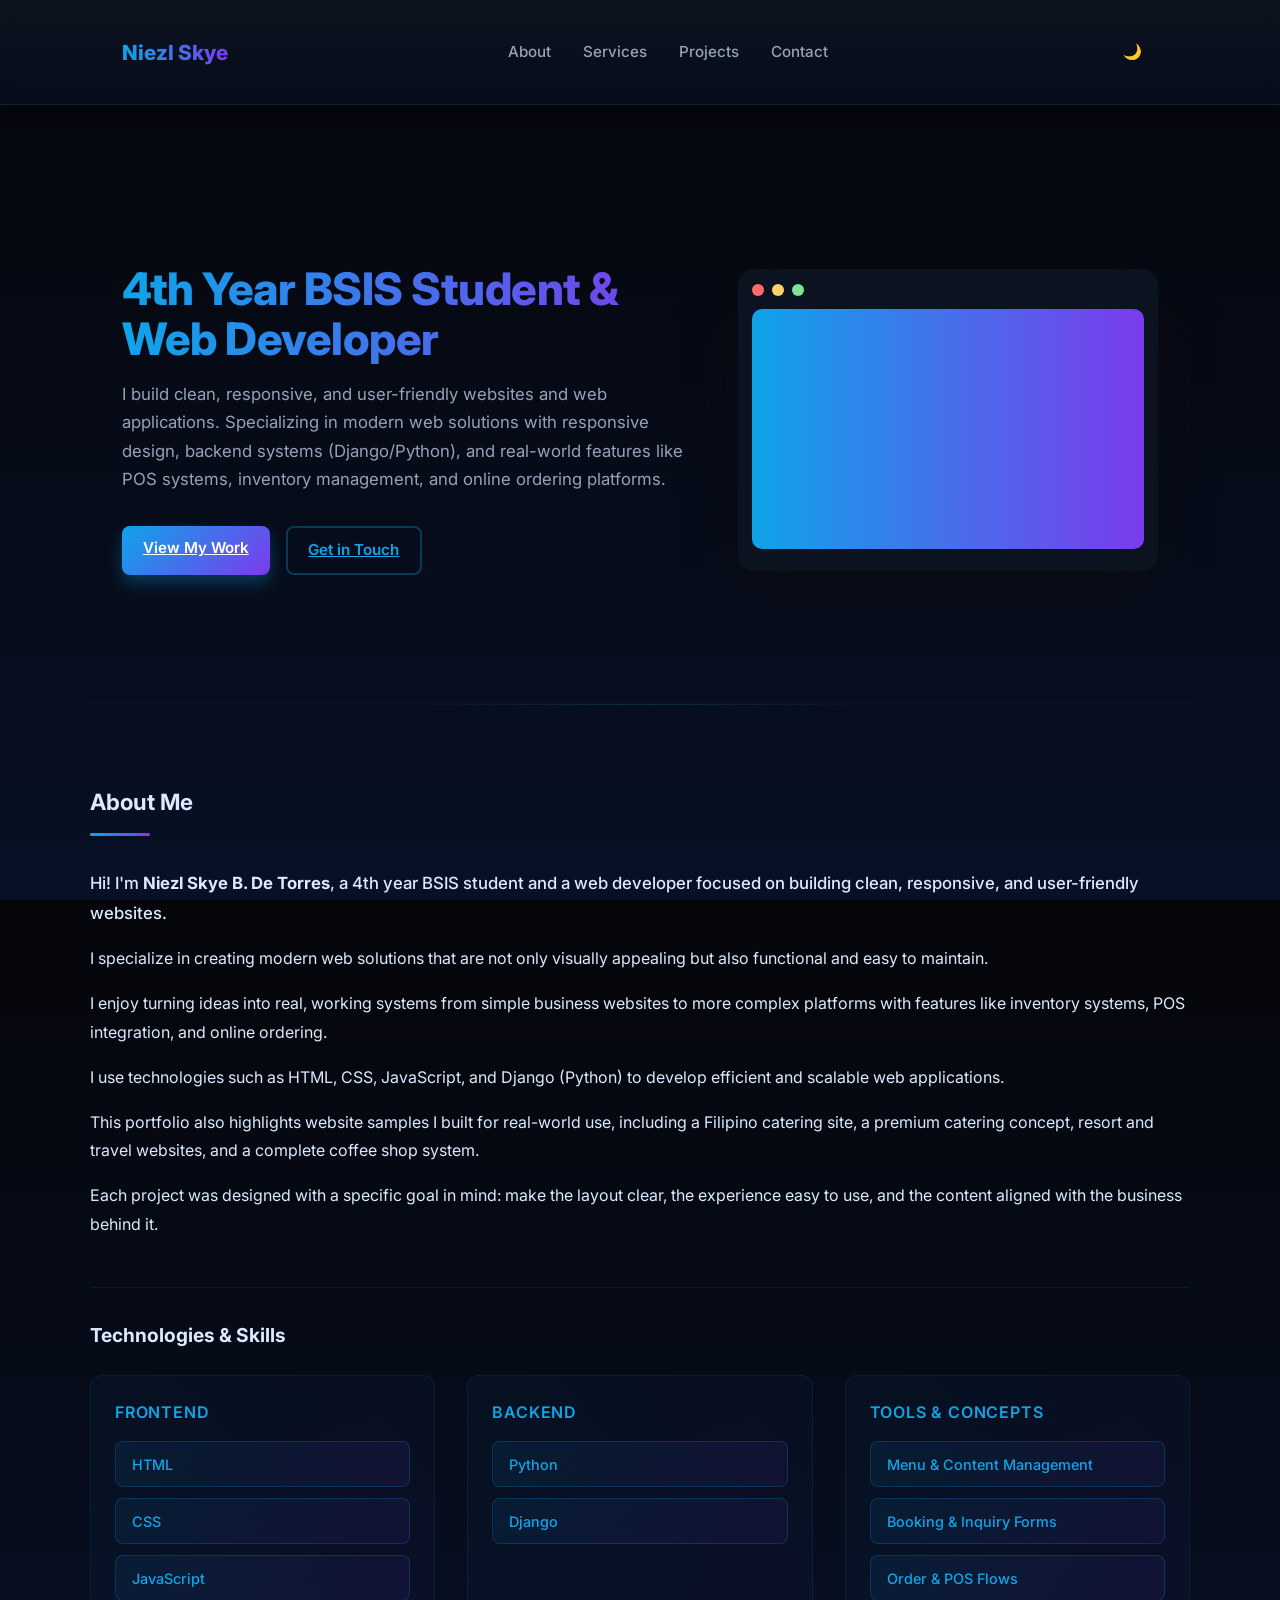
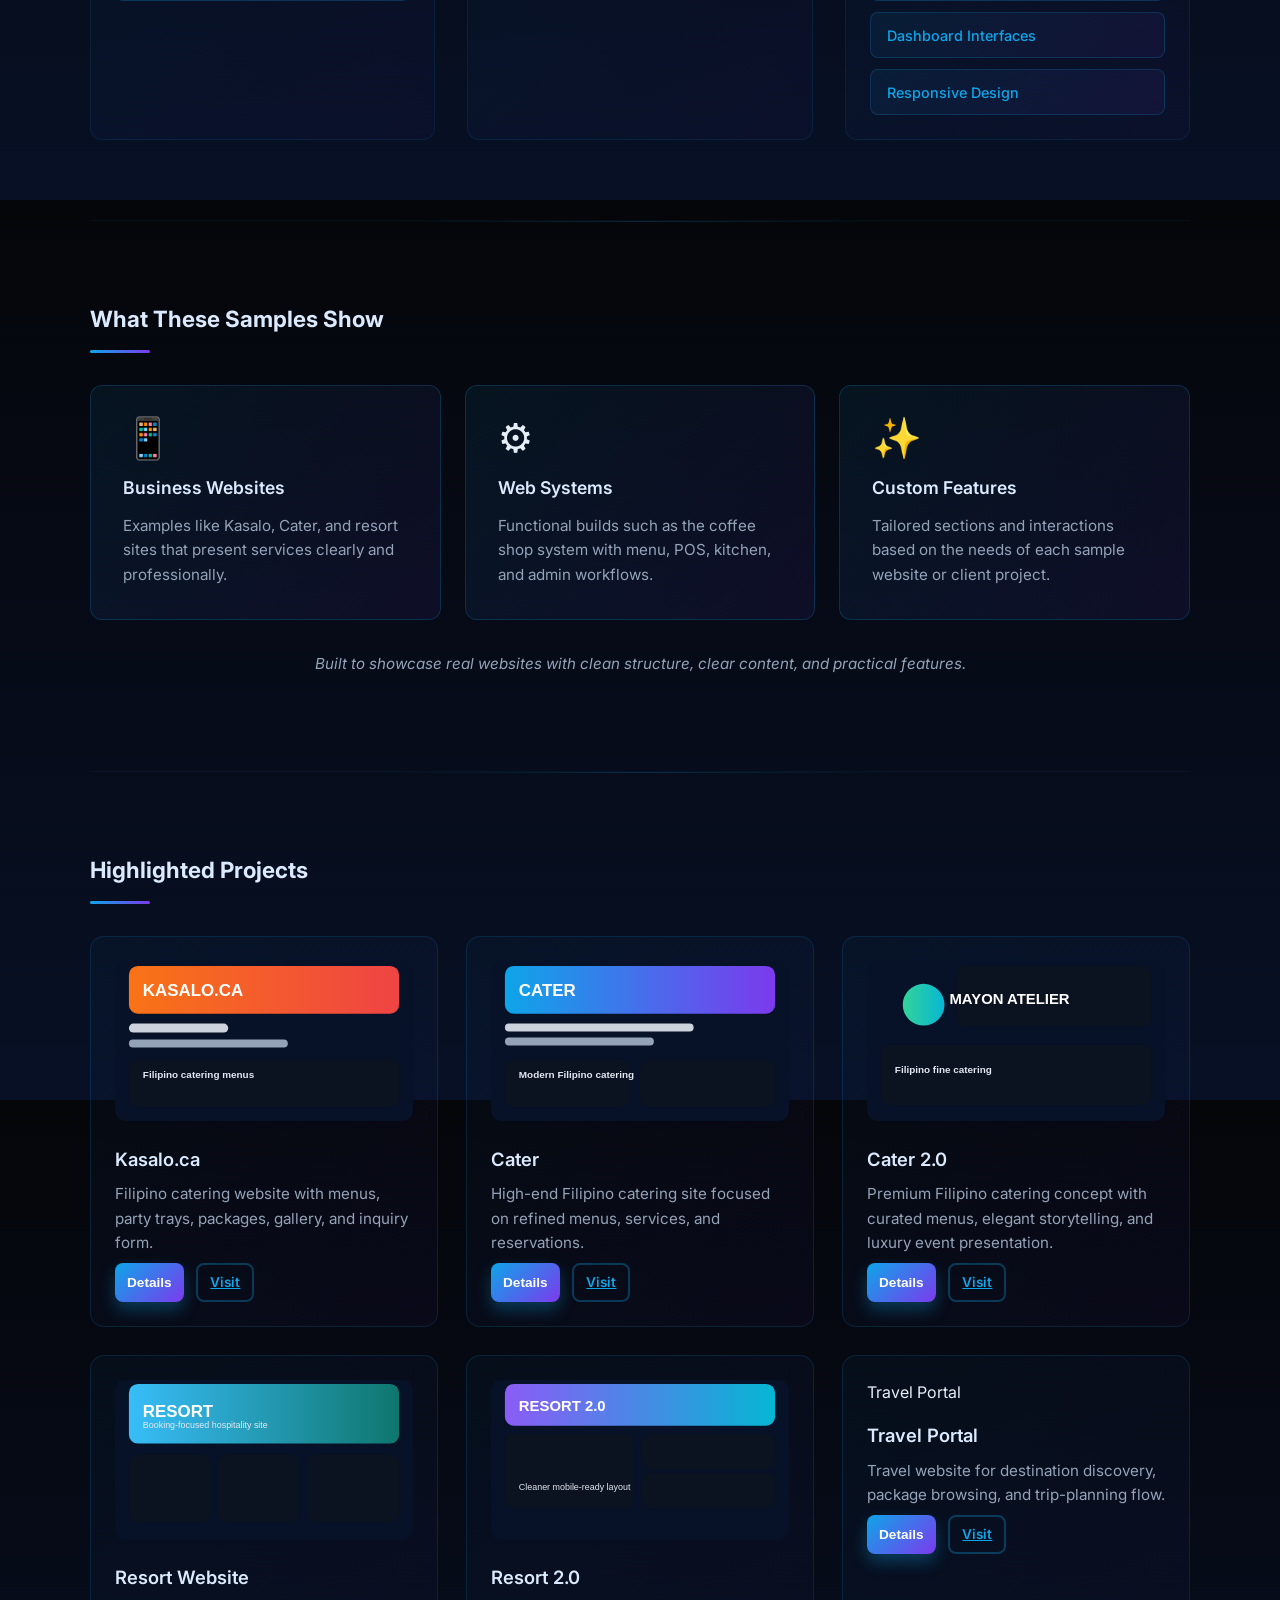
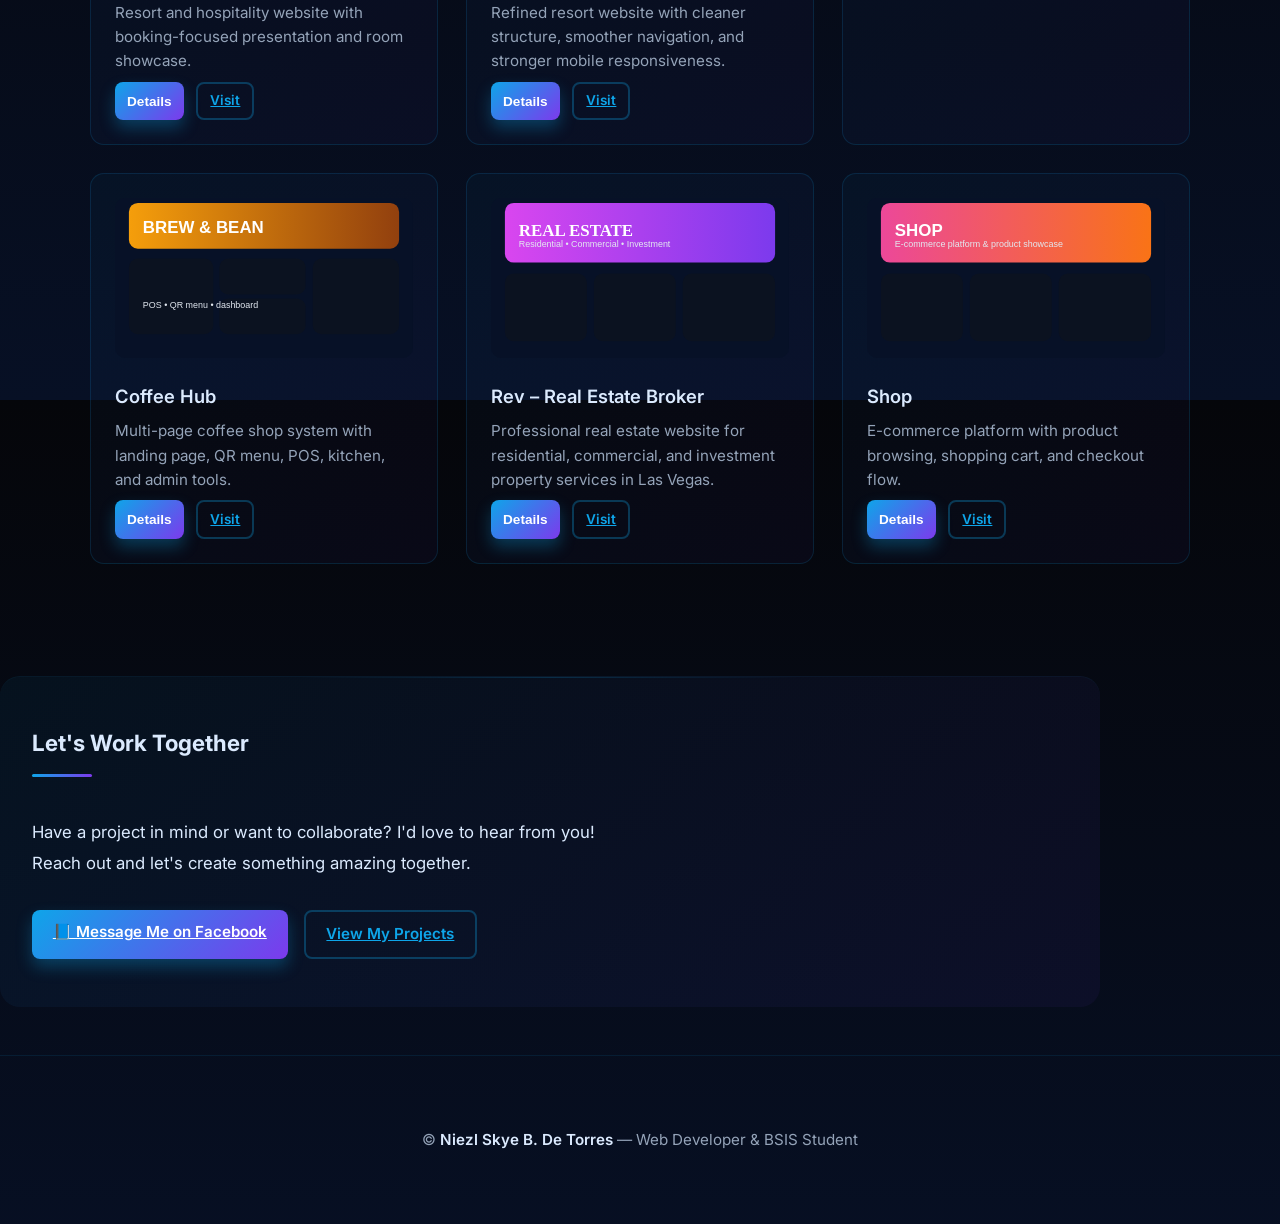
<file: index.html>
<!doctype html>
<html lang="en">
<head>
  <meta charset="utf-8" />
  <meta name="viewport" content="width=device-width,initial-scale=1" />
  <meta name="description" content="Niezl Skye B. De Torres - Web Developer & BSIS Student. I build clean, responsive websites and web applications specializing in modern web solutions, Django/Python backend, and custom web systems." />
  <title>Niezl Skye B. De Torres — Web Developer Portfolio</title>
  <link href="https://fonts.googleapis.com/css2?family=Inter:wght@300;400;500;600;700;800&display=swap" rel="stylesheet">
  <link rel="stylesheet" href="assets/css/styles.css">
</head>
<body>
  <header class="nav">
    <div class="container nav-inner">
      <a class="brand" href="#">Niezl Skye</a>
      <nav class="nav-links">
        <a href="#about">About</a>
        <a href="#services">Services</a>
        <a href="#projects">Projects</a>
        <a href="#contact">Contact</a>
      </nav>
      <button id="themeToggle" class="btn btn-ghost">🌙</button>
    </div>
  </header>

  <main>
    <section class="hero">
      <div class="container hero-grid">
        <div class="hero-copy">
          <h1 class="headline">4th Year BSIS Student & Web Developer</h1>
          <p class="sub">I build clean, responsive, and user-friendly websites and web applications. Specializing in modern web solutions with responsive design, backend systems (Django/Python), and real-world features like POS systems, inventory management, and online ordering platforms.</p>
          <div class="hero-cta">
            <a class="btn btn-primary" href="#projects">View My Work</a>
            <a class="btn btn-outline" href="#contact">Get in Touch</a>
          </div>
        </div>
        <div class="hero-card" aria-hidden="true">
          <div class="mock-browser">
            <div class="mock-top">
              <span class="dot red"></span>
              <span class="dot yellow"></span>
              <span class="dot green"></span>
            </div>
            <div class="mock-body">
              <svg viewBox="0 0 800 480" preserveAspectRatio="xMidYMid slice">
                <defs>
                  <linearGradient id="g" x1="0" x2="1">
                    <stop offset="0" stop-color="#0ea5e9"/>
                    <stop offset="1" stop-color="#7c3aed"/>
                  </linearGradient>
                </defs>
                <rect width="100%" height="100%" fill="url(#g)" rx="12"/>
              </svg>
            </div>
          </div>
        </div>
      </div>
    </section>

    <section id="about" class="section container reveal">
      <h2 class="section-title">About Me</h2>
      <div class="about-content">
        <p class="lead">Hi! I'm <strong>Niezl Skye B. De Torres</strong>, a 4th year BSIS student and a web developer focused on building clean, responsive, and user-friendly websites.</p>
        <p>I specialize in creating modern web solutions that are not only visually appealing but also functional and easy to maintain.</p>
        <p>I enjoy turning ideas into real, working systems from simple business websites to more complex platforms with features like inventory systems, POS integration, and online ordering.</p>
        <p>I use technologies such as HTML, CSS, JavaScript, and Django (Python) to develop efficient and scalable web applications.</p>
        <p>This portfolio also highlights website samples I built for real-world use, including a Filipino catering site, a premium catering concept, resort and travel websites, and a complete coffee shop system.</p>
        <p>Each project was designed with a specific goal in mind: make the layout clear, the experience easy to use, and the content aligned with the business behind it.</p>
        
        <div class="skills-section">
          <h3>Technologies & Skills</h3>
          <div class="skills-grid">
            <div class="skill-category">
              <h4>Frontend</h4>
              <ul class="skills">
                <li>HTML</li>
                <li>CSS</li>
                <li>JavaScript</li>
              </ul>
            </div>
            <div class="skill-category">
              <h4>Backend</h4>
              <ul class="skills">
                <li>Python</li>
                <li>Django</li>
              </ul>
            </div>
            <div class="skill-category">
              <h4>Tools & Concepts</h4>
              <ul class="skills">
                <li>Menu & Content Management</li>
                <li>Booking & Inquiry Forms</li>
                <li>Order & POS Flows</li>
                <li>Dashboard Interfaces</li>
                <li>Responsive Design</li>
              </ul>
            </div>
          </div>
        </div>
      </div>
    </section>

    <section id="services" class="section container reveal">
      <h2 class="section-title">What These Samples Show</h2>
      <div class="services-grid">
        <div class="service-card">
          <div class="service-icon">📱</div>
          <h3>Business Websites</h3>
          <p>Examples like Kasalo, Cater, and resort sites that present services clearly and professionally.</p>
        </div>
        <div class="service-card">
          <div class="service-icon">⚙️</div>
          <h3>Web Systems</h3>
          <p>Functional builds such as the coffee shop system with menu, POS, kitchen, and admin workflows.</p>
        </div>
        <div class="service-card">
          <div class="service-icon">✨</div>
          <h3>Custom Features</h3>
          <p>Tailored sections and interactions based on the needs of each sample website or client project.</p>
        </div>
      </div>
      <p class="services-note">Built to showcase real websites with clean structure, clear content, and practical features.</p>
    </section>

    <section id="projects" class="section projects container reveal">
      <h2 class="section-title">Highlighted Projects</h2>
      <div id="projectsGrid" class="projects-grid">
        <!-- Projects will be loaded dynamically from projects.js -->
      </div>
    </section>

    <section id="contact" class="section container reveal">
      <h2 class="section-title">Let's Work Together</h2>
      <p>Have a project in mind or want to collaborate? I'd love to hear from you! Reach out and let's create something amazing together.</p>
      <div class="contact-cta">
        <a href="https://www.facebook.com/zei.744188" class="btn btn-primary" target="_blank" rel="noopener noreferrer">
          <span>📘 Message Me on Facebook</span>
        </a>
        <a href="#projects" class="btn btn-outline">View My Projects</a>
      </div>
    </section>
  </main>

  <footer class="site-footer">
    <div class="container">© <strong>Niezl Skye B. De Torres</strong> — Web Developer & BSIS Student</div>
  </footer>

  <!-- Project modals -->
  <div id="modal" class="modal" aria-hidden="true">
    <div class="modal-inner">
      <button id="modalClose" class="modal-close">✕</button>
      <div id="modalContent" class="modal-content"></div>
    </div>
  </div>

  <script src="assets/js/projects.js"></script>
  <script src="assets/js/main.js" defer></script>
</body>
</html>
</file>
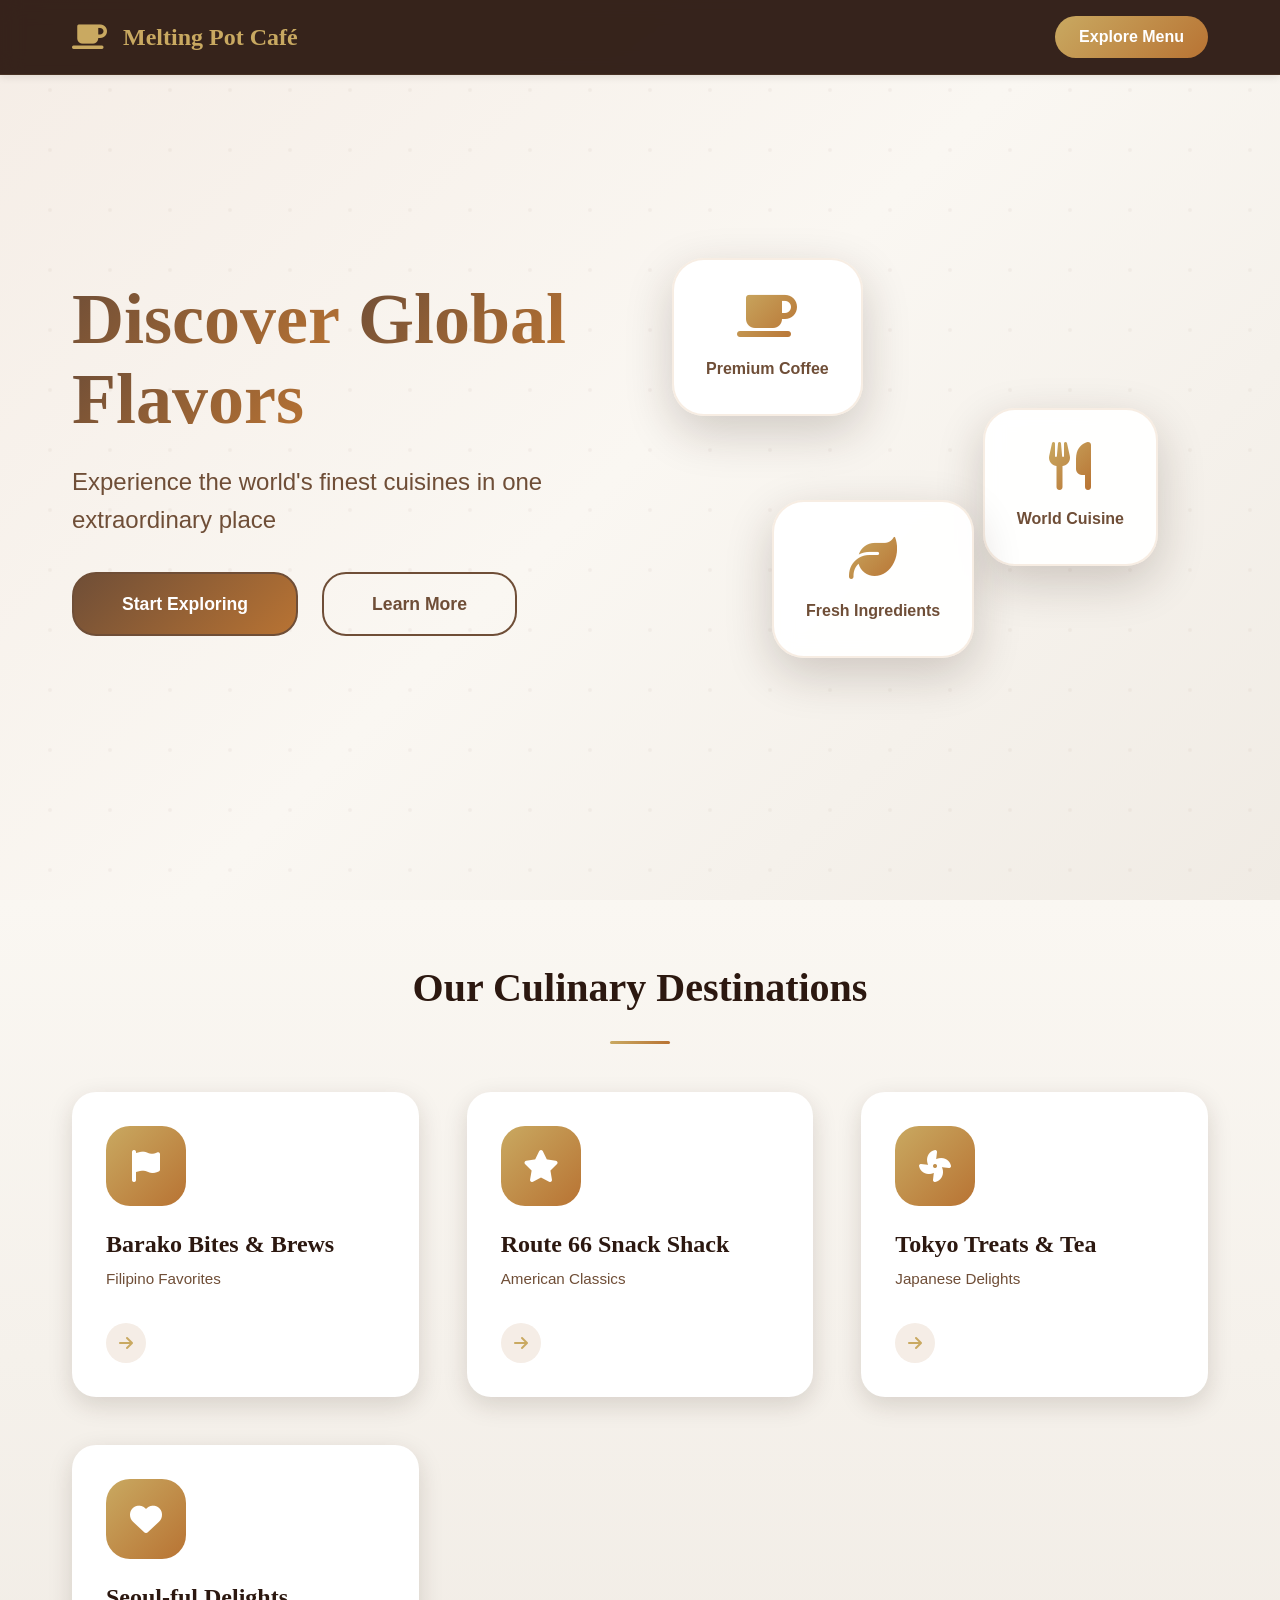
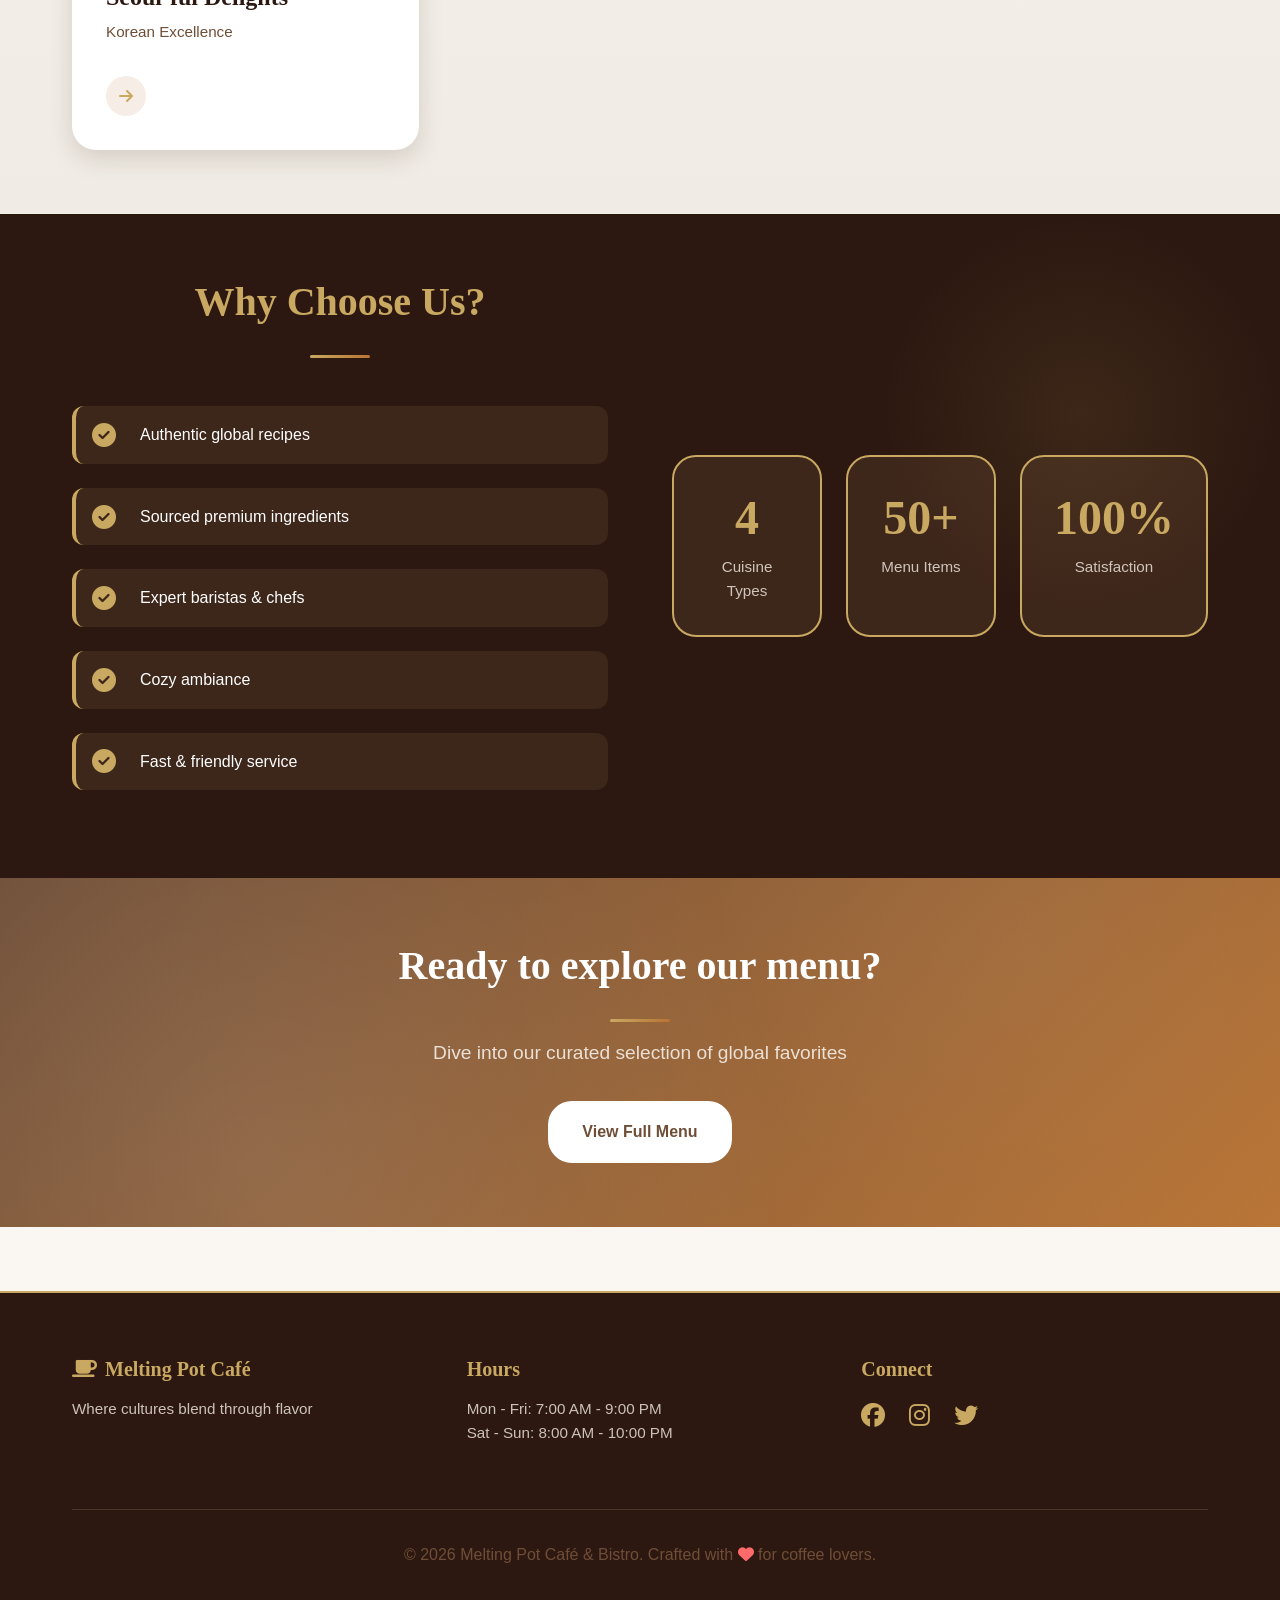
<file: cafproj/index.html>
<!DOCTYPE html>
<html lang="en">
<head>
    <meta charset="UTF-8">
    <meta name="viewport" content="width=device-width, initial-scale=1.0">
    <title>Melting Pot Café & Bistro - Your Gateway to Culinary Excellence</title>
    <link rel="stylesheet" href="styles/global.css">
    <link rel="stylesheet" href="styles/landing.css">
    <link href="https://cdnjs.cloudflare.com/ajax/libs/font-awesome/6.4.0/css/all.min.css" rel="stylesheet">
</head>
<body>
    <!-- Navigation Header -->
    <nav class="navbar">
        <div class="nav-container">
            <div class="nav-logo">
                <i class="fas fa-coffee"></i>
                <span>Melting Pot Café</span>
            </div>
            <a href="dashboard.html" class="nav-cta">Explore Menu</a>
        </div>
    </nav>

    <!-- Hero Section with Animation -->
    <section class="hero">
        <div class="hero-content">
            <div class="hero-text">
                <h1 class="hero-title">
                    <span class="word">Discover</span>
                    <span class="word">Global</span>
                    <span class="word">Flavors</span>
                </h1>
                <p class="hero-subtitle">Experience the world's finest cuisines in one extraordinary place</p>
                <div class="hero-buttons">
                    <a href="dashboard.html" class="btn btn-primary">Start Exploring</a>
                    <a href="#featured" class="btn btn-secondary">Learn More</a>
                </div>
            </div>
            <div class="hero-visual">
                <div class="floating-card card-1">
                    <i class="fas fa-coffee"></i>
                    <p>Premium Coffee</p>
                </div>
                <div class="floating-card card-2">
                    <i class="fas fa-utensils"></i>
                    <p>World Cuisine</p>
                </div>
                <div class="floating-card card-3">
                    <i class="fas fa-leaf"></i>
                    <p>Fresh Ingredients</p>
                </div>
            </div>
        </div>
    </section>

    <!-- Featured Categories -->
    <section id="featured" class="featured">
        <div class="container">
            <h2>Our Culinary Destinations</h2>
            <div class="featured-grid">
                <a href="dashboard.html?category=ph" class="featured-card">
                    <div class="card-image">
                        <i class="fas fa-flag"></i>
                    </div>
                    <h3>Barako Bites & Brews</h3>
                    <p>Filipino Favorites</p>
                    <span class="arrow"><i class="fas fa-arrow-right"></i></span>
                </a>
                <a href="dashboard.html?category=amer" class="featured-card">
                    <div class="card-image">
                        <i class="fas fa-star"></i>
                    </div>
                    <h3>Route 66 Snack Shack</h3>
                    <p>American Classics</p>
                    <span class="arrow"><i class="fas fa-arrow-right"></i></span>
                </a>
                <a href="dashboard.html?category=jap" class="featured-card">
                    <div class="card-image">
                        <i class="fas fa-fan"></i>
                    </div>
                    <h3>Tokyo Treats & Tea</h3>
                    <p>Japanese Delights</p>
                    <span class="arrow"><i class="fas fa-arrow-right"></i></span>
                </a>
                <a href="dashboard.html?category=kor" class="featured-card">
                    <div class="card-image">
                        <i class="fas fa-heart"></i>
                    </div>
                    <h3>Seoul-ful Delights</h3>
                    <p>Korean Excellence</p>
                    <span class="arrow"><i class="fas fa-arrow-right"></i></span>
                </a>
            </div>
        </div>
    </section>

    <!-- About Section -->
    <section class="about">
        <div class="container">
            <div class="about-content">
                <div class="about-text">
                    <h2>Why Choose Us?</h2>
                    <ul class="features-list">
                        <li><i class="fas fa-check-circle"></i> Authentic global recipes</li>
                        <li><i class="fas fa-check-circle"></i> Sourced premium ingredients</li>
                        <li><i class="fas fa-check-circle"></i> Expert baristas & chefs</li>
                        <li><i class="fas fa-check-circle"></i> Cozy ambiance</li>
                        <li><i class="fas fa-check-circle"></i> Fast & friendly service</li>
                    </ul>
                </div>
                <div class="about-stats">
                    <div class="stat">
                        <h3>4</h3>
                        <p>Cuisine Types</p>
                    </div>
                    <div class="stat">
                        <h3>50+</h3>
                        <p>Menu Items</p>
                    </div>
                    <div class="stat">
                        <h3>100%</h3>
                        <p>Satisfaction</p>
                    </div>
                </div>
            </div>
        </div>
    </section>

    <!-- CTA Section -->
    <section class="cta">
        <div class="container">
            <h2>Ready to explore our menu?</h2>
            <p>Dive into our curated selection of global favorites</p>
            <a href="dashboard.html" class="btn btn-light">View Full Menu</a>
        </div>
    </section>

    <!-- Footer -->
    <footer class="footer">
        <div class="container">
            <div class="footer-content">
                <div class="footer-section">
                    <h4><i class="fas fa-coffee"></i> Melting Pot Café</h4>
                    <p>Where cultures blend through flavor</p>
                </div>
                <div class="footer-section">
                    <h4>Hours</h4>
                    <p>Mon - Fri: 7:00 AM - 9:00 PM<br>Sat - Sun: 8:00 AM - 10:00 PM</p>
                </div>
                <div class="footer-section">
                    <h4>Connect</h4>
                    <div class="social-links">
                        <a href="#"><i class="fab fa-facebook"></i></a>
                        <a href="#"><i class="fab fa-instagram"></i></a>
                        <a href="#"><i class="fab fa-twitter"></i></a>
                    </div>
                </div>
            </div>
            <div class="footer-bottom">
                <p>&copy; 2026 Melting Pot Café & Bistro. Crafted with <i class="fas fa-heart"></i> for coffee lovers.</p>
            </div>
        </div>
    </footer>

    <script src="js/global.js"></script>
</body>
</html>
</file>
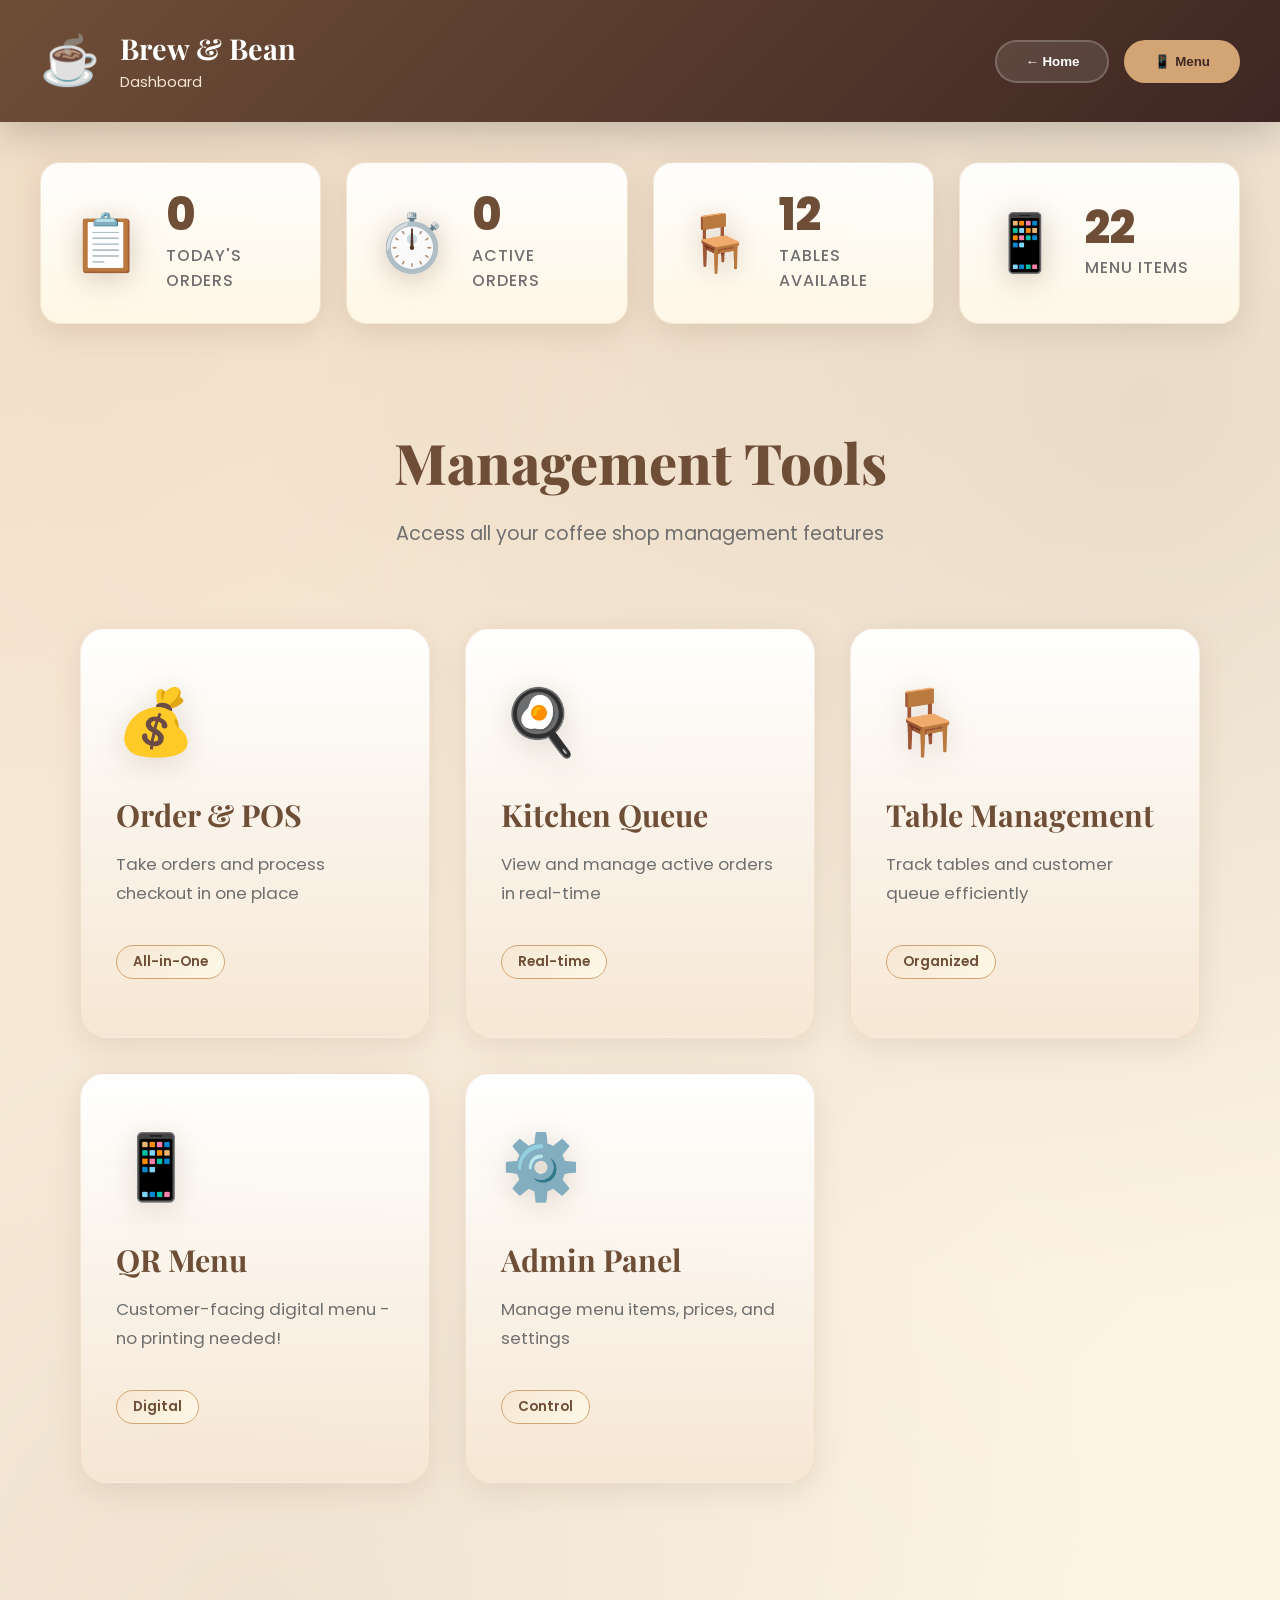
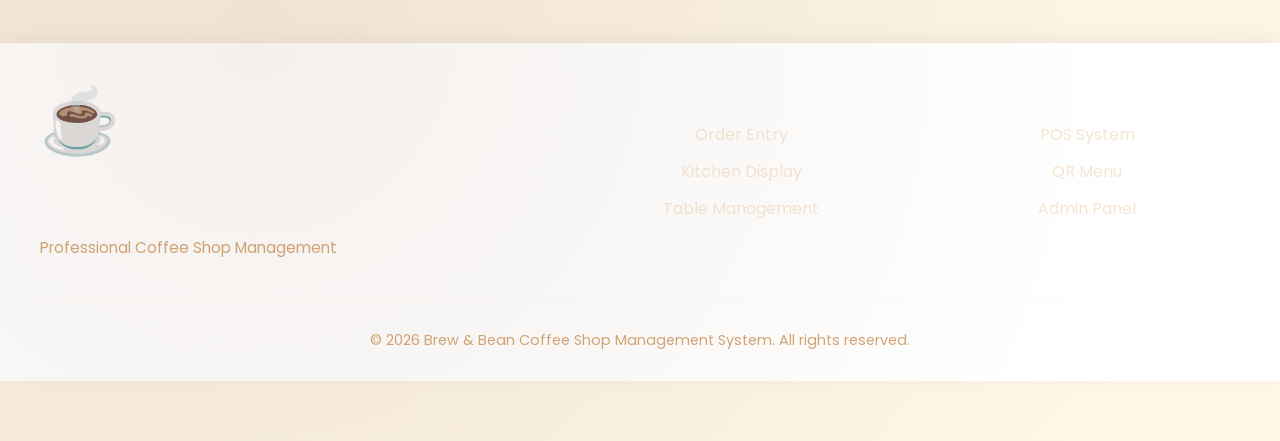
<file: coffeeshop/index.html>
<!DOCTYPE html>
<html lang="en">
<head>
    <meta charset="UTF-8">
    <meta name="viewport" content="width=device-width, initial-scale=1.0">
    <title>Dashboard - Brew & Bean</title>
    <link rel="stylesheet" href="styles.css">
    <link rel="preconnect" href="https://fonts.googleapis.com">
    <link rel="preconnect" href="https://fonts.gstatic.com" crossorigin>
    <link href="https://fonts.googleapis.com/css2?family=Playfair+Display:wght@400;600;700;800;900&family=Poppins:wght@300;400;500;600;700;800&display=swap" rel="stylesheet">
</head>
<body class="dashboard-body">
    <div class="dashboard-page">
        <!-- Dashboard Header -->
        <header class="dashboard-header">
            <div class="dashboard-nav">
                <div class="nav-brand">
                    <div class="nav-logo">☕</div>
                    <div class="nav-text">
                        <h1>Brew & Bean</h1>
                        <p>Dashboard</p>
                    </div>
                </div>
                <div class="nav-actions">
                    <button class="nav-btn" onclick="navigateTo('landing.html')">
                        <span>← Home</span>
                    </button>
                    <button class="nav-btn primary" onclick="navigateTo('qr-menu.html')">
                        <span>📱 Menu</span>
                    </button>
                </div>
            </div>
        </header>

        <!-- Quick Stats -->
        <section class="quick-stats">
            <div class="stat-card-dash">
                <div class="stat-icon">📋</div>
                <div class="stat-info">
                    <div class="stat-value" id="todayOrders">0</div>
                    <div class="stat-label">Today's Orders</div>
                </div>
            </div>
            <div class="stat-card-dash">
                <div class="stat-icon">⏱️</div>
                <div class="stat-info">
                    <div class="stat-value" id="activeOrders">0</div>
                    <div class="stat-label">Active Orders</div>
                </div>
            </div>
            <div class="stat-card-dash">
                <div class="stat-icon">🪑</div>
                <div class="stat-info">
                    <div class="stat-value" id="availableTables">0</div>
                    <div class="stat-label">Tables Available</div>
                </div>
            </div>
            <div class="stat-card-dash">
                <div class="stat-icon">📱</div>
                <div class="stat-info">
                    <div class="stat-value" id="menuItems">0</div>
                    <div class="stat-label">Menu Items</div>
                </div>
            </div>
        </section>

        <!-- Features Section -->
        <section class="features-section dashboard-features" id="features">
            <div class="section-header">
                <h2 class="section-title">Management Tools</h2>
                <p class="section-subtitle">Access all your coffee shop management features</p>
            </div>

            <div class="dashboard-grid">
                <div class="dashboard-card" onclick="navigateTo('order-entry.html')" data-aos="fade-up" data-aos-delay="0">
                    <div class="card-glow"></div>
                    <div class="card-icon">💰</div>
                    <h2>Order & POS</h2>
                    <p>Take orders and process checkout in one place</p>
                    <div class="card-footer">
                        <span class="card-badge">All-in-One</span>
                        <div class="card-arrow">→</div>
                    </div>
                </div>

                <div class="dashboard-card" onclick="navigateTo('kitchen-display.html')" data-aos="fade-up" data-aos-delay="100">
                    <div class="card-glow"></div>
                    <div class="card-icon">🍳</div>
                    <h2>Kitchen Queue</h2>
                    <p>View and manage active orders in real-time</p>
                    <div class="card-footer">
                        <span class="card-badge">Real-time</span>
                        <div class="card-arrow">→</div>
                    </div>
                </div>

                <div class="dashboard-card" onclick="navigateTo('table-management.html')" data-aos="fade-up" data-aos-delay="200">
                    <div class="card-glow"></div>
                    <div class="card-icon">🪑</div>
                    <h2>Table Management</h2>
                    <p>Track tables and customer queue efficiently</p>
                    <div class="card-footer">
                        <span class="card-badge">Organized</span>
                        <div class="card-arrow">→</div>
                    </div>
                </div>

                <div class="dashboard-card" onclick="navigateTo('qr-menu.html')" data-aos="fade-up" data-aos-delay="0">
                    <div class="card-glow"></div>
                    <div class="card-icon">📱</div>
                    <h2>QR Menu</h2>
                    <p>Customer-facing digital menu - no printing needed!</p>
                    <div class="card-footer">
                        <span class="card-badge">Digital</span>
                        <div class="card-arrow">→</div>
                    </div>
                </div>

                <div class="dashboard-card" onclick="navigateTo('admin-dashboard.html')" data-aos="fade-up" data-aos-delay="100">
                    <div class="card-glow"></div>
                    <div class="card-icon">⚙️</div>
                    <h2>Admin Panel</h2>
                    <p>Manage menu items, prices, and settings</p>
                    <div class="card-footer">
                        <span class="card-badge">Control</span>
                        <div class="card-arrow">→</div>
                    </div>
                </div>
            </div>
        </section>

        <footer class="dashboard-footer">
            <div class="footer-content">
                <div class="footer-brand">
                    <div class="footer-logo">☕</div>
                    <h3>Brew & Bean</h3>
                    <p>Professional Coffee Shop Management</p>
                </div>
                <div class="footer-links">
                    <div class="footer-column">
                        <h4>Features</h4>
                        <a href="order-entry.html">Order Entry</a>
                        <a href="kitchen-display.html">Kitchen Display</a>
                        <a href="table-management.html">Table Management</a>
                    </div>
                    <div class="footer-column">
                        <h4>Tools</h4>
                        <a href="pos-system.html">POS System</a>
                        <a href="qr-menu.html">QR Menu</a>
                        <a href="admin-dashboard.html">Admin Panel</a>
                    </div>
                </div>
            </div>
            <div class="footer-bottom">
                <p>&copy; 2026 Brew & Bean Coffee Shop Management System. All rights reserved.</p>
            </div>
        </footer>
    </div>

    <script src="app.js"></script>
    <script src="dashboard.js"></script>
</body>
</html>
</file>
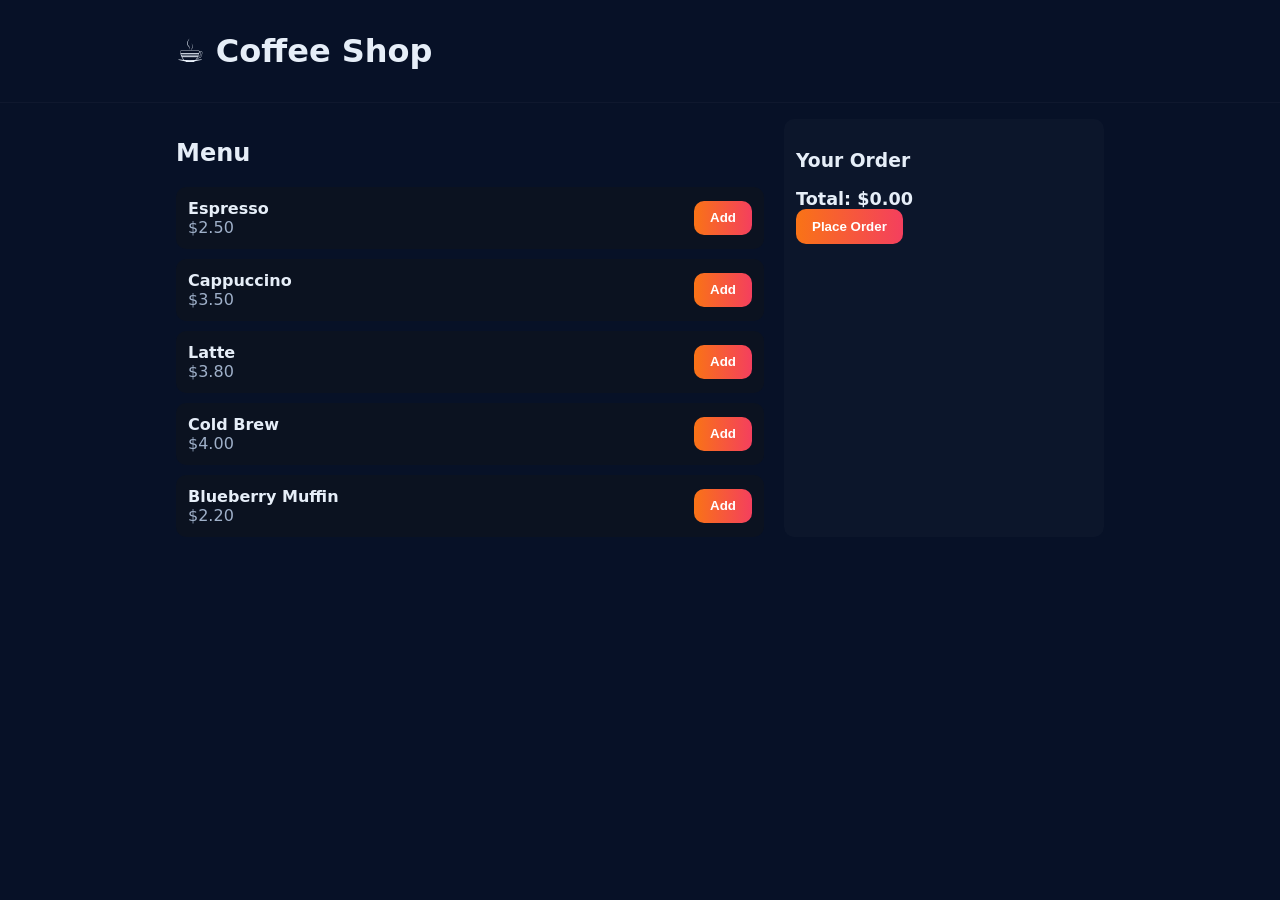
<file: assets/projects/coffee-shop/index.html>
<!doctype html>
<html lang="en">
<head>
  <meta charset="utf-8" />
  <meta name="viewport" content="width=device-width,initial-scale=1" />
  <title>Coffee Shop — Demo</title>
  <link rel="stylesheet" href="styles.css">
</head>
<body>
  <header class="demo-nav">
    <div class="wrap"><h1>☕ Coffee Shop</h1></div>
  </header>
  <main class="wrap">
    <section class="menu">
      <h2>Menu</h2>
      <div id="items" class="items"></div>
    </section>
    <aside class="cart">
      <h3>Your Order</h3>
      <div id="cartItems"></div>
      <div class="total">Total: $<span id="total">0.00</span></div>
      <button id="checkout" class="btn">Place Order</button>
    </aside>
  </main>
  <script src="app.js"></script>
</body>
</html>
</file>
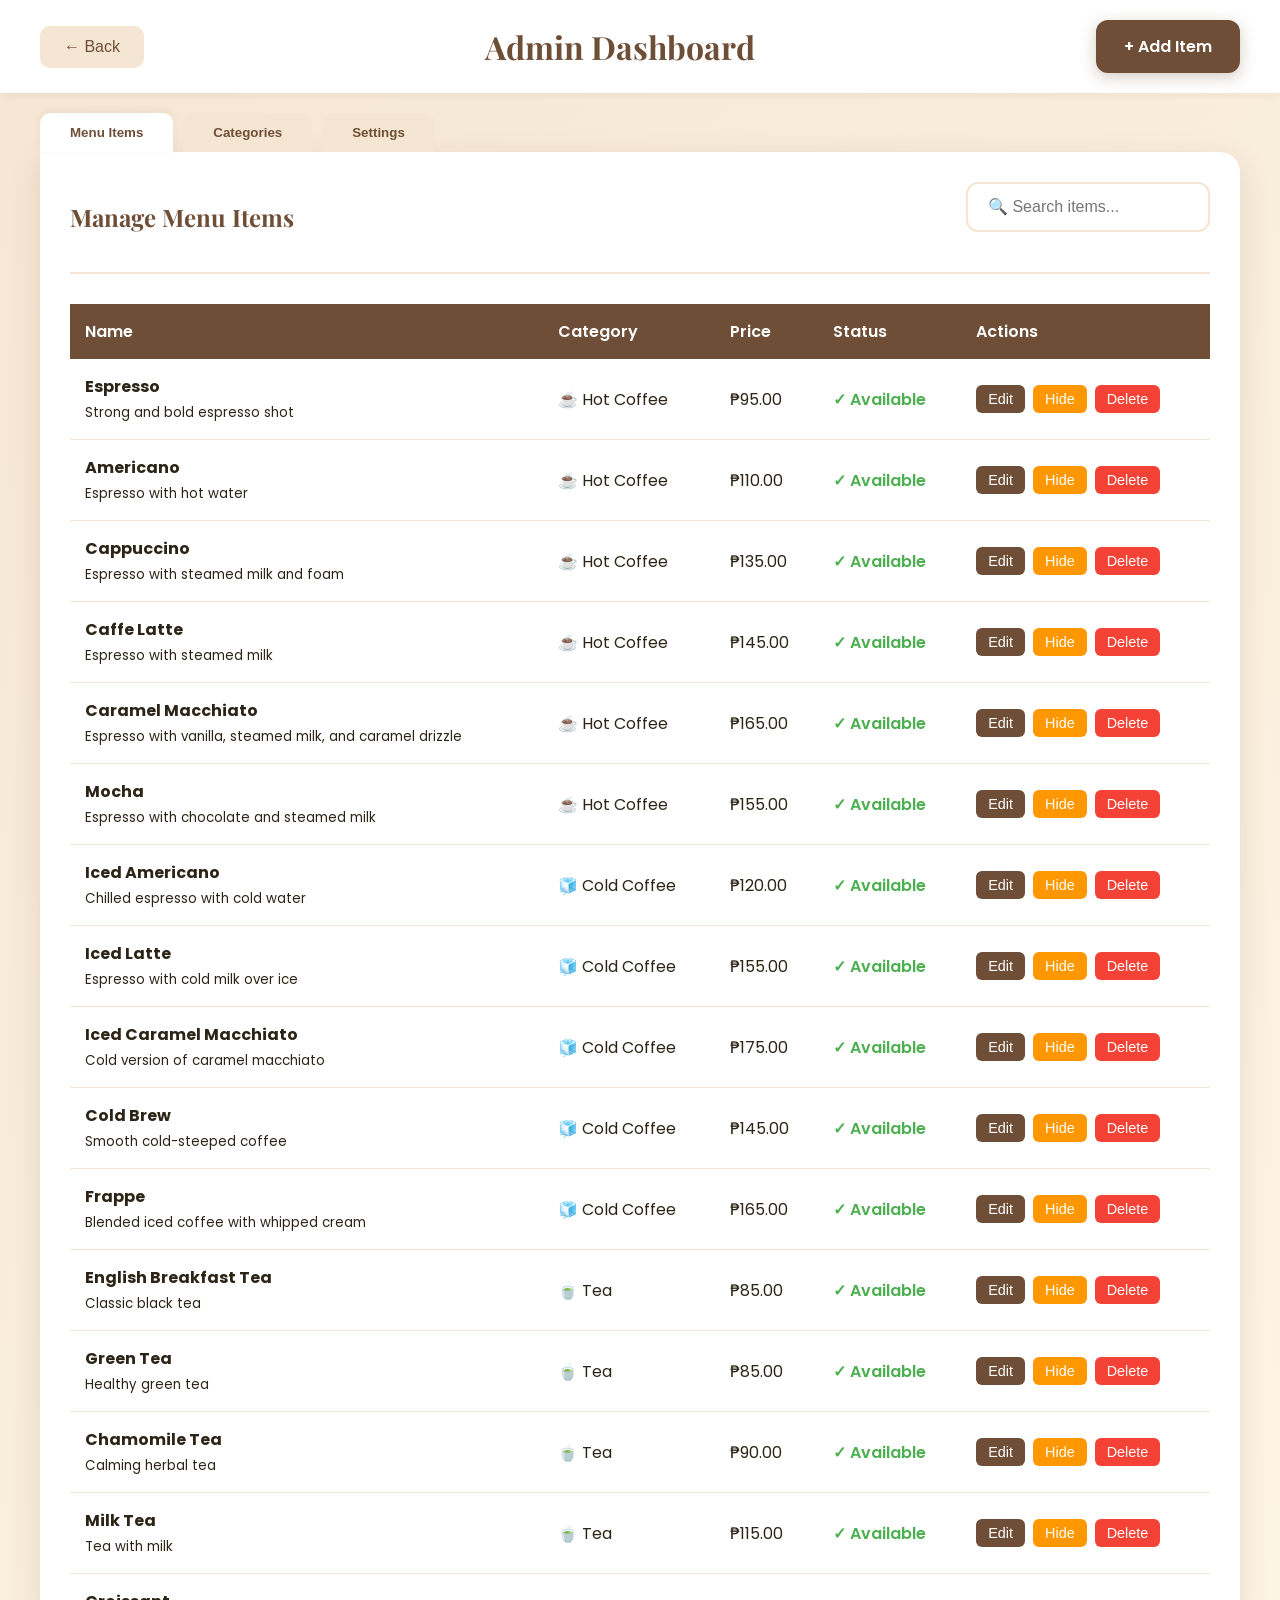
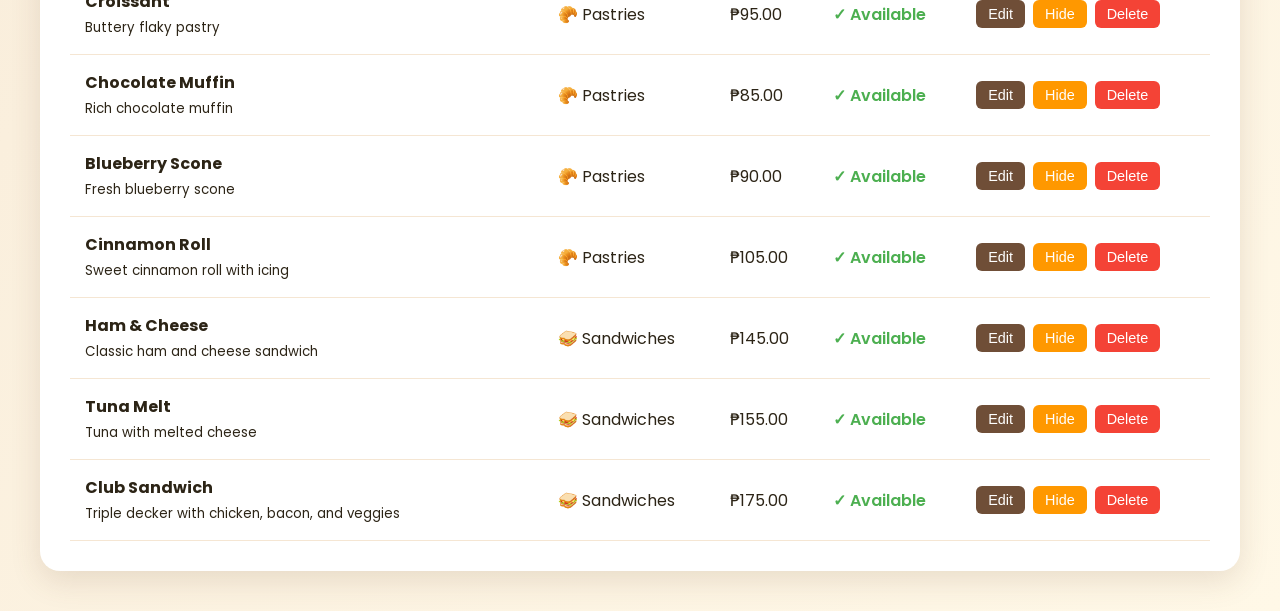
<file: coffeeshop/admin-dashboard.html>
<!DOCTYPE html>
<html lang="en">
<head>
    <meta charset="UTF-8">
    <meta name="viewport" content="width=device-width, initial-scale=1.0">
    <title>Admin Dashboard - Brew & Bean</title>
    <link rel="stylesheet" href="styles.css">
    <link href="https://fonts.googleapis.com/css2?family=Playfair+Display:wght@400;600;700&family=Poppins:wght@300;400;500;600;700&display=swap" rel="stylesheet">
</head>
<body>
    <div class="page-container">
        <nav class="top-nav">
            <button class="back-btn" onclick="navigateTo('index.html')">← Back</button>
            <h1 class="page-title">Admin Dashboard</h1>
            <button class="btn btn-primary" onclick="openAddItemModal()">+ Add Item</button>
        </nav>

        <div class="admin-tabs">
            <button class="tab-btn active" onclick="switchAdminTab('menu')">Menu Items</button>
            <button class="tab-btn" onclick="switchAdminTab('categories')">Categories</button>
            <button class="tab-btn" onclick="switchAdminTab('settings')">Settings</button>
        </div>

        <div class="admin-content">
            <div class="admin-panel" id="menuPanel">
                <div class="panel-header">
                    <h2>Manage Menu Items</h2>
                    <div class="search-bar">
                        <input type="text" id="adminSearch" placeholder="🔍 Search items..." oninput="filterAdminMenu()">
                    </div>
                </div>
                <div class="admin-items-table" id="adminItemsTable"></div>
            </div>

            <div class="admin-panel hidden" id="categoriesPanel">
                <div class="panel-header">
                    <h2>Manage Categories</h2>
                    <button class="btn btn-primary" onclick="openAddCategoryModal()">+ Add Category</button>
                </div>
                <div class="categories-list" id="categoriesList"></div>
            </div>

            <div class="admin-panel hidden" id="settingsPanel">
                <div class="panel-header">
                    <h2>System Settings</h2>
                </div>
                <div class="settings-form">
                    <div class="setting-group">
                        <label>Shop Name</label>
                        <input type="text" id="shopName" value="Brew & Bean">
                    </div>
                    <div class="setting-group">
                        <label>Number of Tables</label>
                        <input type="number" id="tableCount" min="1" value="12">
                    </div>
                    <div class="setting-group">
                        <label>Tax Rate (%)</label>
                        <input type="number" id="taxRate" min="0" step="0.1" value="0">
                    </div>
                    <button class="btn btn-primary" onclick="saveSettings()">Save Settings</button>
                </div>
            </div>
        </div>
    </div>

    <!-- Add/Edit Item Modal -->
    <div class="modal" id="itemModal">
        <div class="modal-content">
            <div class="modal-header">
                <h2 id="itemModalTitle">Add Menu Item</h2>
                <button class="close-btn" onclick="closeItemModal()">×</button>
            </div>
            <div class="modal-body">
                <input type="hidden" id="editItemId">
                <div class="form-group">
                    <label>Item Name</label>
                    <input type="text" id="itemName" placeholder="e.g., Caramel Macchiato">
                </div>
                <div class="form-group">
                    <label>Category</label>
                    <select id="itemCategory"></select>
                </div>
                <div class="form-group">
                    <label>Price (₱)</label>
                    <input type="number" id="itemPrice" min="0" step="0.01" placeholder="0.00">
                </div>
                <div class="form-group">
                    <label>Description</label>
                    <textarea id="itemDescription" rows="3" placeholder="Describe the item..."></textarea>
                </div>
                <div class="form-group">
                    <label class="checkbox-label">
                        <input type="checkbox" id="itemAvailable" checked>
                        <span>Available</span>
                    </label>
                </div>
            </div>
            <div class="modal-footer">
                <button class="btn btn-secondary" onclick="closeItemModal()">Cancel</button>
                <button class="btn btn-primary" onclick="saveMenuItem()">Save Item</button>
            </div>
        </div>
    </div>

    <!-- Add Category Modal -->
    <div class="modal" id="categoryModal">
        <div class="modal-content">
            <div class="modal-header">
                <h2>Add Category</h2>
                <button class="close-btn" onclick="closeCategoryModal()">×</button>
            </div>
            <div class="modal-body">
                <div class="form-group">
                    <label>Category Name</label>
                    <input type="text" id="categoryName" placeholder="e.g., Hot Beverages">
                </div>
                <div class="form-group">
                    <label>Icon (Emoji)</label>
                    <input type="text" id="categoryIcon" placeholder="☕" maxlength="2">
                </div>
            </div>
            <div class="modal-footer">
                <button class="btn btn-secondary" onclick="closeCategoryModal()">Cancel</button>
                <button class="btn btn-primary" onclick="saveCategory()">Save Category</button>
            </div>
        </div>
    </div>

    <script src="app.js"></script>
    <script src="admin-dashboard.js"></script>
</body>
</html>
</file>
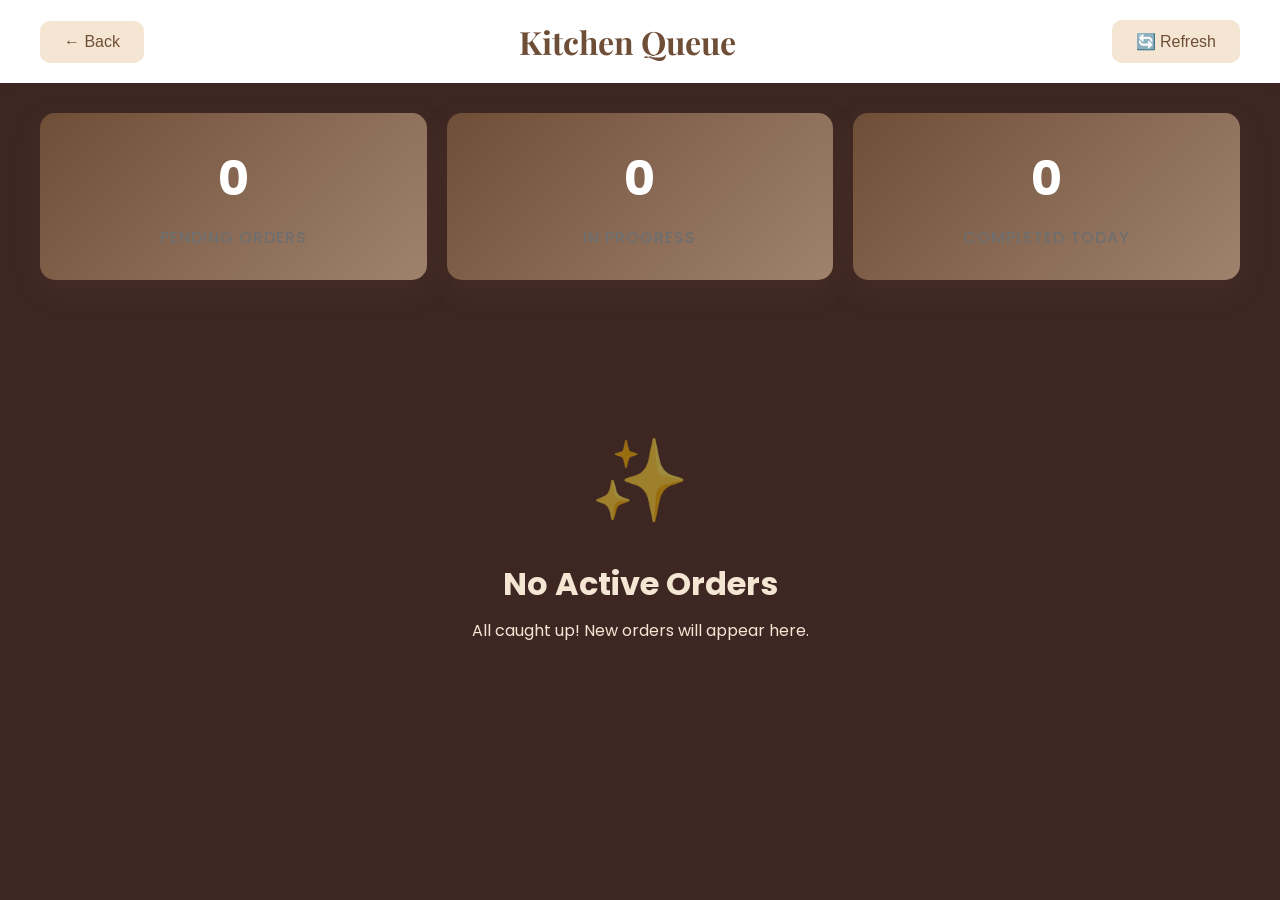
<file: coffeeshop/kitchen-display.html>
<!DOCTYPE html>
<html lang="en">
<head>
    <meta charset="UTF-8">
    <meta name="viewport" content="width=device-width, initial-scale=1.0">
    <title>Kitchen Queue - Brew & Bean</title>
    <link rel="stylesheet" href="styles.css">
    <link href="https://fonts.googleapis.com/css2?family=Playfair+Display:wght@400;600;700&family=Poppins:wght@300;400;500;600;700&display=swap" rel="stylesheet">
</head>
<body>
    <div class="page-container kitchen-page">
        <nav class="top-nav">
            <button class="back-btn" onclick="navigateTo('index.html')">← Back</button>
            <h1 class="page-title">Kitchen Queue</h1>
            <button class="refresh-btn" onclick="loadKitchenOrders()">🔄 Refresh</button>
        </nav>

        <div class="kitchen-stats">
            <div class="stat-card">
                <div class="stat-number" id="pendingCount">0</div>
                <div class="stat-label">Pending Orders</div>
            </div>
            <div class="stat-card">
                <div class="stat-number" id="preparingCount">0</div>
                <div class="stat-label">In Progress</div>
            </div>
            <div class="stat-card">
                <div class="stat-number" id="completedTodayCount">0</div>
                <div class="stat-label">Completed Today</div>
            </div>
        </div>

        <div class="kitchen-queue-container" id="kitchenQueue">
            <div class="empty-state">
                <div class="empty-icon">✨</div>
                <h3>No Active Orders</h3>
                <p>All caught up! New orders will appear here.</p>
            </div>
        </div>
    </div>

    <script src="app.js"></script>
    <script src="kitchen-display.js"></script>
</body>
</html>
</file>
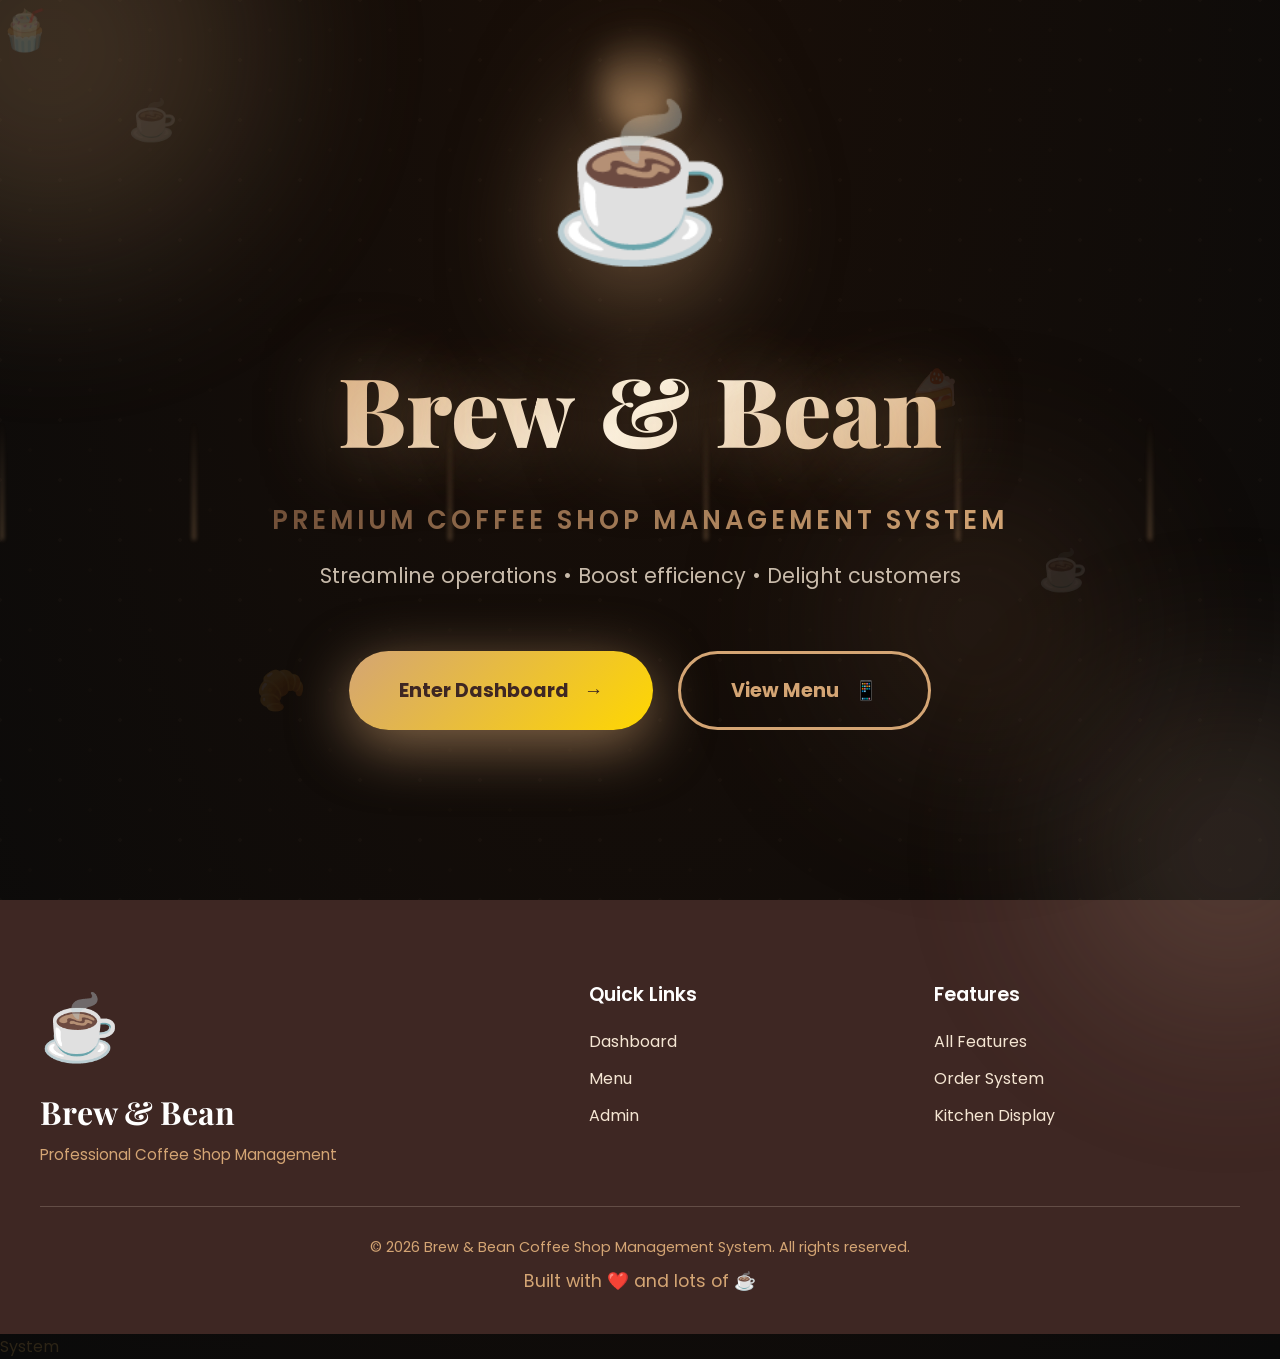
<file: coffeeshop/landing.html>
<!DOCTYPE html>
<html lang="en">
<head>
    <meta charset="UTF-8">
    <meta name="viewport" content="width=device-width, initial-scale=1.0">
    <title>Brew & Bean - Coffee Shop Management System</title>
    <link rel="stylesheet" href="styles.css">
    <link rel="preconnect" href="https://fonts.googleapis.com">
    <link rel="preconnect" href="https://fonts.gstatic.com" crossorigin>
    <link href="https://fonts.googleapis.com/css2?family=Playfair+Display:wght@400;600;700;800;900&family=Poppins:wght@300;400;500;600;700;800&display=swap" rel="stylesheet">
</head>
<body class="landing-body">
    <!-- Animated Background Elements -->
    <div class="landing-wrapper">
        <div class="coffee-beans"></div>
        <div class="gradient-orb orb-1"></div>
        <div class="gradient-orb orb-2"></div>
        <div class="gradient-orb orb-3"></div>
        
        <div class="floating-elements">
            <div class="floating-cup cup-1">☕</div>
            <div class="floating-cup cup-2">☕</div>
            <div class="floating-cup cup-3">🥐</div>
            <div class="floating-cup cup-4">🍰</div>
            <div class="floating-cup cup-5">🧁</div>
            <div class="floating-cup cup-6">🥤</div>
        </div>
        
        <div class="steam-container">
            <div class="steam steam-1"></div>
            <div class="steam steam-2"></div>
            <div class="steam steam-3"></div>
            <div class="steam steam-4"></div>
            <div class="steam steam-5"></div>
            <div class="steam steam-6"></div>
        </div>
        
        <!-- Hero Section -->
        <section class="hero-section">
            <div class="hero-content">
                <div class="logo-container">
                    <div class="coffee-cup-logo-large">
                        <div class="cup-steam-anim"></div>
                        <div class="cup-inner">☕</div>
                    </div>
                </div>
                
                <h1 class="brand-name-large">
                    <span class="word word-1">Brew</span>
                    <span class="word-separator">&</span>
                    <span class="word word-2">Bean</span>
                </h1>
                
                <p class="tagline-large">
                    <span class="tagline-text">Premium Coffee Shop Management System</span>
                </p>
                
                <p class="subtitle-large">
                    Streamline operations • Boost efficiency • Delight customers
                </p>
                
                <div class="hero-buttons-large">
                    <button class="hero-btn-large primary-btn" onclick="enterDashboard()">
                        <span class="btn-text">Enter Dashboard</span>
                        <span class="btn-icon">→</span>
                        <span class="btn-shine"></span>
                    </button>
                    <button class="hero-btn-large secondary-btn" onclick="navigateTo('qr-menu.html')">
                        <span class="btn-text">View Menu</span>
                        <span class="btn-icon">📱</span>
                    </button>
                </div>
            </div>
        </section>

        <!-- Footer -->
        <footer class="landing-footer">
            <div class="footer-content">
                <div class="footer-brand">
                    <div class="footer-logo">☕</div>
                    <h3>Brew & Bean</h3>
                    <p>Professional Coffee Shop Management</p>
                </div>
                <div class="footer-links">
                    <div class="footer-column">
                        <h4>Quick Links</h4>
                        <a href="index.html">Dashboard</a>
                        <a href="qr-menu.html">Menu</a>
                        <a href="admin-dashboard.html">Admin</a>
                    </div>
                    <div class="footer-column">
                        <h4>Features</h4>
                        <a href="#features-preview">All Features</a>
                        <a href="order-entry.html">Order System</a>
                        <a href="kitchen-display.html">Kitchen Display</a>
                    </div>
                </div>
            </div>
            <div class="footer-bottom">
                <p>&copy; 2026 Brew & Bean Coffee Shop Management System. All rights reserved.</p>
                <p class="footer-tagline">Built with ❤️ and lots of ☕</p>
            </div>
        </footer>
    </div>

    <script src="app.js"></script>
    <script src="landing-enhanced.js"></script>
</body>
</html>System</h4>
                        <a href="index.html
</file>
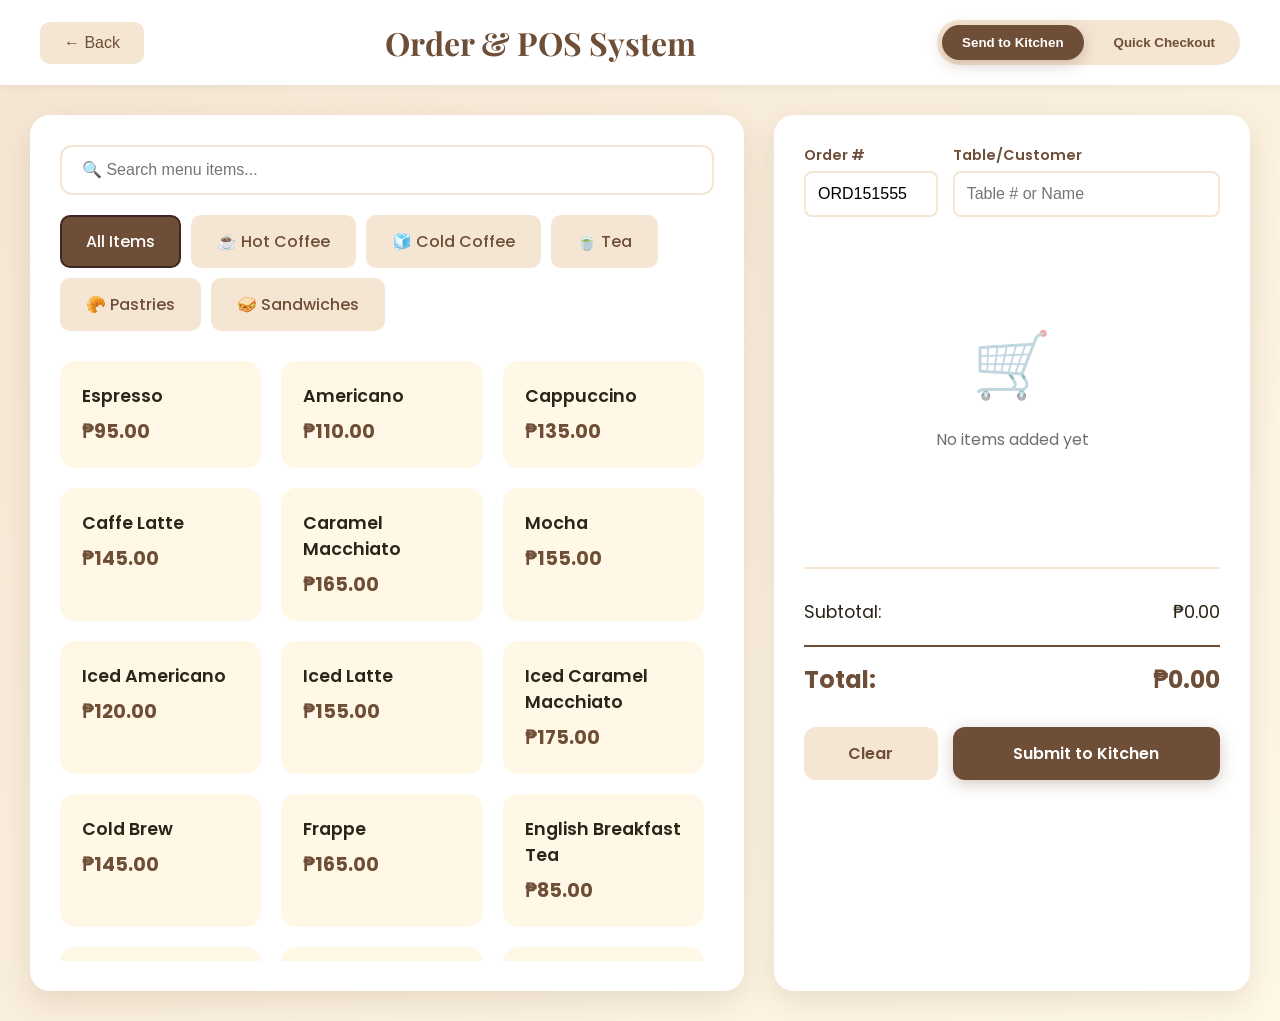
<file: coffeeshop/order-entry.html>
<!DOCTYPE html>
<html lang="en">
<head>
    <meta charset="UTF-8">
    <meta name="viewport" content="width=device-width, initial-scale=1.0">
    <title>Order & POS System - Brew & Bean</title>
    <link rel="stylesheet" href="styles.css">
    <link href="https://fonts.googleapis.com/css2?family=Playfair+Display:wght@400;600;700&family=Poppins:wght@300;400;500;600;700&display=swap" rel="stylesheet">
</head>
<body>
    <div class="page-container">
        <nav class="top-nav">
            <button class="back-btn" onclick="navigateTo('index.html')">← Back</button>
            <h1 class="page-title">Order & POS System</h1>
            <div class="order-mode-toggle">
                <button class="mode-btn active" onclick="switchMode('kitchen', this)">Send to Kitchen</button>
                <button class="mode-btn" onclick="switchMode('pos', this)">Quick Checkout</button>
            </div>
        </nav>

        <div class="order-entry-layout">
            <div class="menu-section">
                <div class="search-bar">
                    <input type="text" id="menuSearch" placeholder="🔍 Search menu items..." oninput="filterMenu()">
                </div>
                <div class="category-tabs" id="categoryTabs"></div>
                <div class="menu-items-grid" id="menuItemsGrid"></div>
            </div>

            <div class="order-summary-section">
                <div class="order-info">
                    <div class="info-field">
                        <label id="orderNumberLabel">Order #</label>
                        <input type="text" id="orderNumber" readonly>
                    </div>
                    <div class="info-field" id="customerField">
                        <label>Table/Customer</label>
                        <input type="text" id="customerName" placeholder="Table # or Name">
                    </div>
                </div>

                <div class="order-items-list" id="orderItemsList">
                    <div class="empty-order">
                        <div class="empty-icon">🛒</div>
                        <p>No items added yet</p>
                    </div>
                </div>

                <div class="order-total">
                    <div class="total-row">
                        <span>Subtotal:</span>
                        <span id="subtotalAmount">₱0.00</span>
                    </div>
                    <div class="total-row discount-row" id="discountRow" style="display: none;">
                        <span>Discount:</span>
                        <input type="number" id="discountAmount" min="0" step="0.01" value="0" oninput="calculateTotal()">
                    </div>
                    <div class="total-row grand-total">
                        <span>Total:</span>
                        <span id="totalAmount">₱0.00</span>
                    </div>
                </div>

                <div class="payment-note" id="paymentNote" style="display: none;">
                    <p>💡 Payment is manual (Cash/Card)</p>
                </div>

                <div class="order-actions">
                    <button class="btn btn-secondary" onclick="clearOrder()">Clear</button>
                    <button class="btn btn-primary" id="submitBtn" onclick="submitOrder()">Submit to Kitchen</button>
                </div>
            </div>
        </div>

        <!-- Receipt Modal -->
        <div class="modal" id="receiptModal">
            <div class="modal-content receipt-modal">
                <div class="receipt-print" id="receiptPrint">
                    <div class="receipt-logo">☕ Brew & Bean</div>
                    <div class="receipt-shop-info">
                        Premium Coffee Shop<br>
                        Thank you for your visit!
                    </div>
                    <div class="receipt-divider"></div>
                    <div class="receipt-number">Receipt #<span id="printReceiptNumber"></span></div>
                    <div class="receipt-date" id="printReceiptDate"></div>
                    <div class="receipt-divider"></div>
                    <div class="receipt-items-list" id="printReceiptItems"></div>
                    <div class="receipt-divider"></div>
                    <div class="receipt-totals" id="printReceiptTotals"></div>
                    <div class="receipt-divider"></div>
                    <div class="receipt-footer">
                        Please come again!<br>
                        Have a great day! ☕
                    </div>
                </div>
                <div class="modal-footer">
                    <button class="btn btn-secondary" onclick="closeReceiptModal()">Close</button>
                    <button class="btn btn-primary" onclick="window.print()">Print</button>
                </div>
            </div>
        </div>
    </div>

    <script src="app.js"></script>
    <script src="order-entry.js"></script>
</body>
</html>
</file>
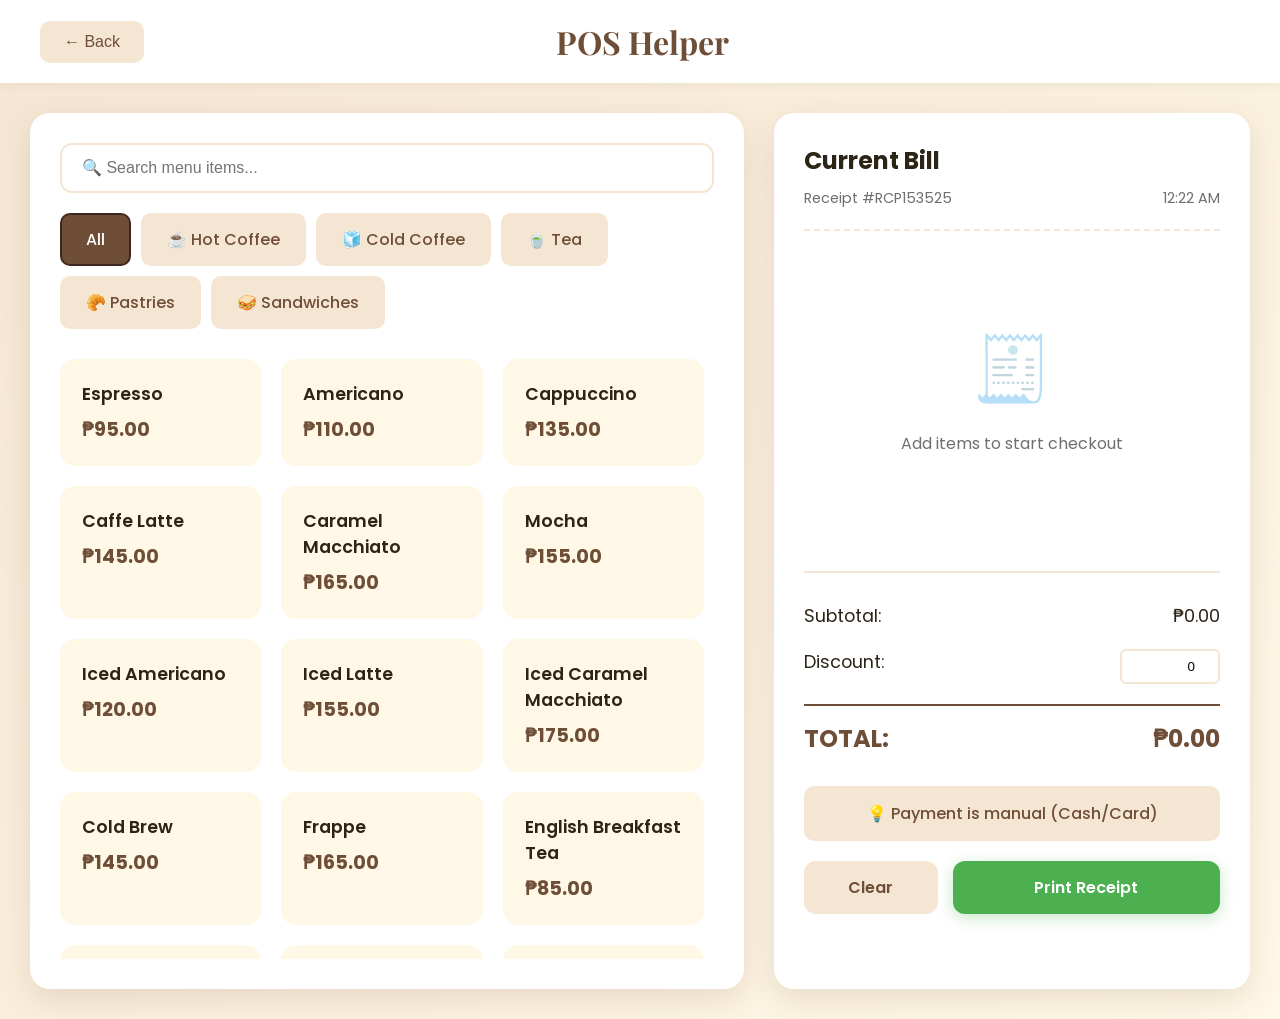
<file: coffeeshop/pos-system.html>
<!DOCTYPE html>
<html lang="en">
<head>
    <meta charset="UTF-8">
    <meta name="viewport" content="width=device-width, initial-scale=1.0">
    <title>POS Helper - Brew & Bean</title>
    <link rel="stylesheet" href="styles.css">
    <link href="https://fonts.googleapis.com/css2?family=Playfair+Display:wght@400;600;700&family=Poppins:wght@300;400;500;600;700&display=swap" rel="stylesheet">
</head>
<body>
    <div class="page-container">
        <nav class="top-nav">
            <button class="back-btn" onclick="navigateTo('index.html')">← Back</button>
            <h1 class="page-title">POS Helper</h1>
            <div class="nav-spacer"></div>
        </nav>

        <div class="pos-layout">
            <div class="pos-menu-section">
                <div class="search-bar">
                    <input type="text" id="posSearch" placeholder="🔍 Search menu items..." oninput="filterPOSMenu()">
                </div>
                <div class="pos-category-tabs" id="posCategoryTabs"></div>
                <div class="pos-items-grid" id="posItemsGrid"></div>
            </div>

            <div class="pos-checkout-section">
                <div class="receipt-header">
                    <h2>Current Bill</h2>
                    <div class="receipt-info">
                        <span>Receipt #<span id="receiptNumber"></span></span>
                        <span id="receiptTime"></span>
                    </div>
                </div>

                <div class="receipt-items" id="receiptItems">
                    <div class="empty-receipt">
                        <div class="empty-icon">🧾</div>
                        <p>Add items to start checkout</p>
                    </div>
                </div>

                <div class="receipt-total-section">
                    <div class="receipt-line">
                        <span>Subtotal:</span>
                        <span id="posSubtotal">₱0.00</span>
                    </div>
                    <div class="receipt-line discount-line">
                        <span>Discount:</span>
                        <input type="number" id="discountAmount" min="0" step="0.01" value="0" oninput="calculatePOSTotal()">
                    </div>
                    <div class="receipt-line grand-total-line">
                        <span>TOTAL:</span>
                        <span id="posGrandTotal">₱0.00</span>
                    </div>
                </div>

                <div class="payment-note">
                    <p>💡 Payment is manual (Cash/Card)</p>
                </div>

                <div class="pos-actions">
                    <button class="btn btn-secondary" onclick="clearPOS()">Clear</button>
                    <button class="btn btn-success" onclick="printReceipt()">Print Receipt</button>
                </div>
            </div>
        </div>
    </div>

    <div class="modal" id="receiptModal">
        <div class="modal-content receipt-modal">
            <div class="receipt-print" id="receiptPrint">
                <div class="receipt-logo">☕ Brew & Bean</div>
                <div class="receipt-shop-info">
                    Premium Coffee Shop<br>
                    Thank you for your visit!
                </div>
                <div class="receipt-divider"></div>
                <div class="receipt-number">Receipt #<span id="printReceiptNumber"></span></div>
                <div class="receipt-date" id="printReceiptDate"></div>
                <div class="receipt-divider"></div>
                <div class="receipt-items-list" id="printReceiptItems"></div>
                <div class="receipt-divider"></div>
                <div class="receipt-totals" id="printReceiptTotals"></div>
                <div class="receipt-divider"></div>
                <div class="receipt-footer">
                    Please come again!<br>
                    Have a great day! ☕
                </div>
            </div>
            <div class="modal-footer">
                <button class="btn btn-secondary" onclick="closeReceiptModal()">Close</button>
                <button class="btn btn-primary" onclick="window.print()">Print</button>
            </div>
        </div>
    </div>

    <script src="app.js"></script>
    <script src="pos-system.js"></script>
</body>
</html>
</file>
<file: assets/css/styles.css>
:root{
  --bg:#0f1724; --card:#0b1220; --muted:#94a3b8; --accent1:#0ea5e9; --accent2:#7c3aed; --glass: rgba(255,255,255,0.04);
  --radius:14px; --max-w:1100px; --mono: 'Inter', system-ui, sans-serif;
  --shadow-sm: 0 2px 8px rgba(0,0,0,0.3);
  --shadow-md: 0 8px 16px rgba(0,0,0,0.4);
  --shadow-lg: 0 20px 40px rgba(0,0,0,0.5);
}
*{box-sizing:border-box}html{scroll-behavior:smooth}
html,body{height:100%}
body{font-family:var(--mono);margin:0;background:linear-gradient(180deg,#05060a 0%, #071025 100%);color:#e6eef8;-webkit-font-smoothing:antialiased;line-height:1.6}
.container{max-width:var(--max-w);margin:0 auto;padding:2rem}
.nav{backdrop-filter:blur(12px);position:sticky;top:0;z-index:100;background:linear-gradient(180deg,rgba(15,23,36,0.8),rgba(7,16,37,0.6));border-bottom:1px solid rgba(14,165,233,0.1);box-shadow:0 4px 12px rgba(0,0,0,0.3)}
.nav-inner{display:flex;align-items:center;justify-content:space-between}
.brand{font-weight:800;font-size:1.3rem;color:transparent;background:linear-gradient(90deg,var(--accent1),var(--accent2));-webkit-background-clip:text;-webkit-text-fill-color:transparent;background-clip:text;text-decoration:none;transition:transform .3s ease}
.brand:hover{transform:scale(1.05)}
.nav-links{display:flex;gap:0}
.nav-links a{color:var(--muted);padding:.5rem 1rem;text-decoration:none;transition:all .3s ease;border-radius:6px;font-size:.95rem;font-weight:500}
.nav-links a:hover{color:#dbeafe;background:rgba(14,165,233,0.1);transform:translateY(-2px)}
.btn{padding:.65rem 1.3rem;border-radius:8px;border:none;cursor:pointer;font-weight:600;font-size:.95rem;transition:all .3s ease;display:inline-block}
.btn:hover{transform:translateY(-2px);box-shadow:var(--shadow-md)}
.btn-ghost{background:transparent;color:var(--muted);padding:.5rem 1rem}
.btn-ghost:hover{background:rgba(14,165,233,0.1);color:#dbeafe}
.btn-primary{background:linear-gradient(135deg,var(--accent1),var(--accent2));color:#fff;box-shadow:0 8px 16px rgba(14,165,233,0.3)}
.btn-primary:hover{box-shadow:0 12px 24px rgba(124,58,237,0.4)}
.btn-outline{background:transparent;border:2px solid rgba(14,165,233,0.3);color:var(--accent1);transition:all .3s ease}
.btn-outline:hover{border-color:var(--accent1);background:rgba(14,165,233,0.05);color:#dbeafe}
.btn-sm{padding:.4rem .75rem;font-size:.85rem}

html.light body{background:linear-gradient(180deg,#f8fbff 0%, #edf4ff 100%);color:#1e293b}
html.light .nav{background:linear-gradient(180deg,rgba(255,255,255,0.9),rgba(240,248,255,0.85));border-bottom:1px solid rgba(2,132,199,0.2);box-shadow:0 4px 12px rgba(2,6,23,0.08)}
html.light .nav-links a{color:#475569}
html.light .nav-links a:hover{color:#0f172a;background:rgba(14,165,233,0.12)}
html.light .btn-ghost{color:#475569}
html.light .btn-ghost:hover{background:rgba(14,165,233,0.12);color:#0f172a}
html.light .btn-outline{border-color:rgba(2,132,199,0.35);color:#0369a1}
html.light .btn-outline:hover{background:rgba(14,165,233,0.12);color:#0f172a}
html.light .sub,
html.light .meta p,
html.light .service-card p,
html.light .services-note,
html.light #contact p,
html.light .site-footer{color:#475569}
html.light .section-title,
html.light .about-content p,
html.light .lead,
html.light .meta h3,
html.light .service-card h3,
html.light .site-footer strong,
html.light .modal-content h3{color:#0f172a}
html.light .section{border-top:1px solid rgba(2,132,199,0.12)}
html.light .section::before{background:linear-gradient(90deg,transparent,rgba(2,132,199,0.35),transparent)}
html.light .skills li{background:linear-gradient(135deg,rgba(14,165,233,0.12),rgba(99,102,241,0.12));color:#075985;border-color:rgba(2,132,199,0.28)}
html.light .skill-category,
html.light .service-card,
html.light .project-card{background:linear-gradient(135deg,rgba(14,165,233,0.08),rgba(99,102,241,0.08));border-color:rgba(2,132,199,0.22)}
html.light .project-card:hover,
html.light .service-card:hover{border-color:rgba(2,132,199,0.38);box-shadow:0 16px 34px rgba(2,132,199,0.15)}
html.light .hero-card .mock-browser,
html.light .thumb-emoji{background:#ffffff;border:1px solid rgba(2,132,199,0.16);box-shadow:0 10px 24px rgba(2,6,23,0.1)}
html.light #contact{background:linear-gradient(135deg,rgba(14,165,233,0.12),rgba(99,102,241,0.12))}
html.light .site-footer{border-top:1px solid rgba(2,132,199,0.2)}
html.light .modal{background:rgba(148,163,184,0.35)}
html.light .modal-inner{background:linear-gradient(135deg,#ffffff 0%, #f1f7ff 100%);border:1px solid rgba(2,132,199,0.2);box-shadow:0 20px 44px rgba(2,6,23,0.2)}
html.light .modal-content{color:#334155}
html.light .modal-close{color:#1e293b;background:linear-gradient(135deg,rgba(2,132,199,0.14),rgba(99,102,241,0.14));border-color:rgba(2,132,199,0.25)}

.hero{padding:8rem 0 6rem}
.hero-grid{display:grid;grid-template-columns:1fr 420px;gap:3rem;align-items:center}
.headline{font-size:2.8rem;line-height:1.1;margin:0 0 1rem 0;background:linear-gradient(90deg,var(--accent1),var(--accent2));-webkit-background-clip:text;-webkit-text-fill-color:transparent;background-clip:text;font-weight:800;letter-spacing:-.5px}
.sub{color:var(--muted);margin-top:1rem;font-size:1.05rem;line-height:1.7}
.hero-cta{margin-top:2rem;display:flex;gap:1rem;flex-wrap:wrap}
.hero-card .mock-browser{background:var(--card);border-radius:16px;padding:14px;box-shadow:0 25px 50px rgba(12,12,18,0.8);transform:translateY(0);transition:transform .6s cubic-bezier(.2,.9,.3,1),box-shadow .6s ease}
.hero-card:hover .mock-browser{transform:translateY(-8px);box-shadow:0 35px 60px rgba(14,165,233,0.2)}
.mock-top{height:14px;display:flex;align-items:center;gap:8px;margin-bottom:12px}
.dot{width:12px;height:12px;border-radius:50%;display:inline-block;transition:all .3s ease}
.dot.red{background:#ff6b6b}.dot.yellow{background:#ffd166}.dot.green{background:#7be495}
.mock-body svg{width:100%;height:240px;border-radius:10px}

.section{padding:5rem 0;border-top:1px solid rgba(14,165,233,0.05);position:relative}
.section::before{content:'';position:absolute;top:0;left:50%;transform:translateX(-50%);width:100%;max-width:500px;height:1px;background:linear-gradient(90deg,transparent,rgba(14,165,233,0.2),transparent)}
.section:first-of-type{border-top:none}
.section-title{font-size:1.4rem;font-weight:700;color:#dbeafe;margin:0 0 2rem 0;position:relative;padding-bottom:1rem;display:inline-block}
.section-title::after{content:'';position:absolute;bottom:0;left:0;width:60px;height:3px;background:linear-gradient(90deg,var(--accent1),var(--accent2));border-radius:2px}
.about-grid{display:grid;grid-template-columns:1fr 260px;gap:2.5rem;align-items:start}
.about-content{width:100%}
.about-content p{margin:0 0 1rem 0;color:#dbeafe;line-height:1.8}
.lead{color:#dbeafe;font-size:1.05rem;line-height:1.8;font-weight:500}
.skills{list-style:none;padding:0;margin:0;display:grid;gap:.7rem}
.skills li{background:linear-gradient(135deg,rgba(14,165,233,0.08),rgba(124,58,237,0.08));padding:.65rem 1rem;border-radius:8px;color:var(--accent1);border:1px solid rgba(14,165,233,0.2);transition:all .3s ease;font-weight:500;font-size:.9rem}
.skills li:hover{background:linear-gradient(135deg,rgba(14,165,233,0.15),rgba(124,58,237,0.15));transform:translateX(4px);border-color:rgba(14,165,233,0.4)}

.skills-section{margin-top:3rem;padding-top:2rem;border-top:1px solid rgba(14,165,233,0.1)}
.skills-section h3{color:#dbeafe;font-size:1.2rem;margin:0 0 1.5rem 0;font-weight:700}
.skills-grid{display:grid;grid-template-columns:repeat(auto-fit,minmax(160px,1fr));gap:2rem}
.skill-category{background:linear-gradient(135deg,rgba(14,165,233,0.04),rgba(124,58,237,0.04));padding:1.5rem;border-radius:12px;border:1px solid rgba(14,165,233,0.1);transition:all .3s ease}
.skill-category:hover{background:linear-gradient(135deg,rgba(14,165,233,0.08),rgba(124,58,237,0.08));border-color:rgba(14,165,233,0.2);transform:translateY(-4px)}
.skill-category h4{margin:0 0 1rem 0;font-size:1rem;color:var(--accent1);text-transform:uppercase;letter-spacing:.8px;font-weight:600}

.services-grid{display:grid;grid-template-columns:repeat(auto-fit,minmax(260px,1fr));gap:1.5rem;margin-bottom:2rem}
.service-card{background:linear-gradient(135deg,rgba(14,165,233,0.08),rgba(124,58,237,0.08));border:1px solid rgba(14,165,233,0.2);border-radius:12px;padding:2rem;display:flex;flex-direction:column;align-items:flex-start;transition:all .3s cubic-bezier(.2,.9,.3,1);position:relative;overflow:hidden}
.service-card::before{content:'';position:absolute;inset:0;background:linear-gradient(135deg,transparent,rgba(14,165,233,0.1));opacity:0;transition:opacity .3s ease}
.service-card:hover{transform:translateY(-8px);border-color:rgba(14,165,233,0.4);box-shadow:0 15px 40px rgba(14,165,233,0.15)}
.service-card:hover::before{opacity:1}
.service-icon{font-size:2.5rem;margin-bottom:1rem;display:block;line-height:1}
.service-card h3{margin:0 0 .75rem 0;font-size:1.1rem;color:#dbeafe;font-weight:600}
.service-card p{margin:0;color:var(--muted);font-size:.95rem;line-height:1.6}
.services-note{text-align:center;color:var(--muted);font-size:.95rem;margin-top:1.5rem;font-style:italic}

.projects-grid{display:grid;grid-template-columns:repeat(auto-fit,minmax(300px,1fr));gap:1.75rem}
.project-card{background:linear-gradient(135deg,rgba(14,165,233,0.04),rgba(124,58,237,0.04));border:1px solid rgba(14,165,233,0.15);border-radius:14px;padding:1.5rem;display:flex;flex-direction:column;gap:1rem;transition:all .3s cubic-bezier(.2,.9,.3,1);position:relative;overflow:hidden}
.project-card::before{content:'';position:absolute;top:0;right:0;width:0;height:0;background:radial-gradient(circle at top right,rgba(14,165,233,0.2),transparent);transition:all .5s ease;border-radius:50%}
.project-card:hover::before{width:300px;height:300px}
.project-card:hover{transform:translateY(-10px);border-color:rgba(14,165,233,0.4);box-shadow:0 20px 50px rgba(14,165,233,0.15)}
.thumb img{width:100%;height:160px;object-fit:cover;border-radius:10px;transition:transform .3s ease}
.project-card:hover .thumb img{transform:scale(1.05)}
.thumb-emoji{width:100%;height:140px;display:flex;align-items:center;justify-content:center;font-size:3.5rem;background:linear-gradient(135deg,rgba(14,165,233,0.15),rgba(124,58,237,0.15));border-radius:10px;border:1px solid rgba(14,165,233,0.2)}
.meta h3{margin:0 0 .5rem 0;font-size:1.15rem;color:#dbeafe;font-weight:600}
.meta p{margin:.35rem 0;color:var(--muted);font-size:.95rem;line-height:1.6}
.project-actions{display:flex;gap:.8rem;flex-wrap:wrap;margin-top:.5rem}

#contact{background:linear-gradient(135deg,rgba(14,165,233,0.06),rgba(124,58,237,0.06));border-radius:20px;margin:2rem 0;padding:3rem 2rem}
#contact .section-title{margin-bottom:1.5rem}
#contact p{color:#dbeafe;font-size:1.05rem;line-height:1.8;margin-bottom:2rem;max-width:600px}
.contact-cta{display:flex;gap:1rem;flex-wrap:wrap}

.site-footer{padding:2.5rem 0;text-align:center;color:var(--muted);border-top:1px solid rgba(14,165,233,0.1);margin-top:3rem;font-size:.95rem}
.site-footer strong{color:#dbeafe;font-weight:600}

.modal{position:fixed;inset:0;display:flex;align-items:center;justify-content:center;background:rgba(2,6,23,0.85);backdrop-filter:blur(4px);opacity:0;pointer-events:none;transition:opacity .3s ease;z-index:1000}
.modal[aria-hidden="false"]{opacity:1;pointer-events:auto}
.modal-inner{background:linear-gradient(135deg,#0f1724 0%, #071025 100%);padding:2rem;border-radius:16px;max-width:700px;width:90%;box-shadow:0 25px 60px rgba(0,0,0,0.8),inset 0 1px 0 rgba(255,255,255,0.1);border:1px solid rgba(14,165,233,0.2);animation:slideUp .3s ease}
@keyframes slideUp{from{transform:translateY(20px);opacity:0}to{transform:translateY(0);opacity:1}}
.modal-close{background:linear-gradient(135deg,rgba(255,255,255,0.1),rgba(255,255,255,0.05));border:1px solid rgba(255,255,255,0.1);color:#dbeafe;font-size:1.3rem;float:right;cursor:pointer;width:36px;height:36px;border-radius:8px;display:flex;align-items:center;justify-content:center;transition:all .3s ease}
.modal-close:hover{background:rgba(255,255,255,0.15);color:#fff;transform:scale(1.1)}
.modal-content{color:#dbeafe;padding-top:.5rem;line-height:1.8}
.modal-content h3{margin:0 0 1rem 0;font-size:1.5rem;color:#fff;font-weight:700}
.modal-content p{margin:0 0 1rem 0;color:var(--muted);font-size:.95rem}

/* Reveal animations */
.reveal{opacity:0;transform:translateY(20px);transition:opacity .7s cubic-bezier(.1,.9,.2,1), transform .7s cubic-bezier(.1,.9,.2,1)}
.reveal.visible{opacity:1;transform:translateY(0)}

/* Stagger animation */
.reveal:nth-child(2){transition-delay:.1s}
.reveal:nth-child(3){transition-delay:.2s}

@media (max-width:1024px){
  .container{padding:1.5rem}
  .hero-grid{grid-template-columns:1fr;gap:2rem}
  .headline{font-size:2.2rem}
}

@media (max-width:900px){
  .hero{padding:5rem 0 4rem}
  .section{padding:3.5rem 0}
  .projects-grid{grid-template-columns:repeat(auto-fit,minmax(260px,1fr))}
  .about-grid{grid-template-columns:1fr}
  .project-card{flex-direction:column}
  .thumb-emoji{width:100%;height:120px}
  .skills-grid{grid-template-columns:repeat(2,1fr)}
  .services-grid{grid-template-columns:1fr}
  .hero-cta{flex-direction:column;flex-basis:100%}
  .hero-cta .btn{width:100%}
  #contact{padding:2rem 1.5rem}
  .contact-cta{flex-direction:column}
  .contact-cta .btn{width:100%}
}

@media (max-width:768px){
  .nav-links{gap:0.3rem}
  .nav-links a{padding:.4rem .75rem;font-size:.85rem}
  .headline{font-size:1.8rem}
  .sub{font-size:1rem}
  .section-title{font-size:1.2rem}
  .skills-grid{grid-template-columns:1fr}
  .hero-card{display:none}
}

@media (max-width:600px){
  .container{padding:1rem}
  .hero{padding:3rem 0 2rem}
  .nav{padding:.75rem 0}
  .headline{font-size:1.5rem;margin-bottom:.75rem}
  .sub{font-size:.95rem;margin-top:.75rem}
  .hero-cta{margin-top:1.5rem}
  .section{padding:2.5rem 0}
  .section-title{font-size:1.1rem;margin-bottom:1.5rem}
  .project-card{padding:1rem}
  .meta h3{font-size:1rem}
  .service-card{padding:1.5rem}
  .modal-inner{width:95%;padding:1.5rem}
  #contact{padding:1.5rem;}
  #contact p{font-size:.95rem}
}
</file>
<file: cafproj/styles/global.css>
/* ============================================
   GLOBAL STYLES & DESIGN SYSTEM
   Coffee Shop Professional Theme
   ============================================ */

/* Root Variables */
:root {
    /* Primary Colors - Coffee Palette */
    --primary-dark: #2c1810;
    --primary-brown: #6f4e37;
    --primary-tan: #d4a574;
    --primary-cream: #f5ede6;
    
    /* Accent Colors */
    --accent-gold: #c9a961;
    --accent-copper: #b87333;
    --accent-warm: #e8a87c;
    
    /* Secondary Colors */
    --bg-light: #faf7f2;
    --bg-medium: #f0ebe4;
    --bg-dark: #3a2f26;
    
    /* Text Colors */
    --text-primary: #2c1810;
    --text-secondary: #6f4e37;
    --text-light: #ffffff;
    
    /* Shadows & Effects */
    --shadow-sm: 0 2px 8px rgba(44, 24, 16, 0.1);
    --shadow-md: 0 8px 24px rgba(44, 24, 16, 0.15);
    --shadow-lg: 0 16px 48px rgba(44, 24, 16, 0.2);
    --shadow-xl: 0 24px 64px rgba(44, 24, 16, 0.25);
    
    /* Spacing */
    --spacing-xs: 0.25rem;
    --spacing-sm: 0.5rem;
    --spacing-md: 1rem;
    --spacing-lg: 1.5rem;
    --spacing-xl: 2rem;
    --spacing-2xl: 3rem;
    --spacing-3xl: 4rem;
    
    /* Typography */
    --font-primary: 'Segoe UI', Tahoma, Geneva, Verdana, sans-serif;
    --font-secondary: 'Georgia', 'Garamond', serif;
    
    /* Border Radius */
    --radius-sm: 0.375rem;
    --radius-md: 0.75rem;
    --radius-lg: 1.5rem;
    --radius-xl: 2rem;
    
    /* Transitions */
    --transition-fast: 0.2s ease;
    --transition-base: 0.3s ease;
    --transition-slow: 0.5s ease;
}

/* Dark Mode Support */
@media (prefers-color-scheme: dark) {
    :root {
        --bg-light: #1a1410;
        --bg-medium: #2c2419;
        --text-primary: #f5ede6;
        --text-secondary: #d4a574;
    }
}

/* ============================================
   RESET & BASE STYLES
   ============================================ */

* {
    margin: 0;
    padding: 0;
    box-sizing: border-box;
}

html {
    scroll-behavior: smooth;
    font-size: 16px;
}

body {
    font-family: var(--font-primary);
    color: var(--text-primary);
    background-color: var(--bg-light);
    line-height: 1.6;
    overflow-x: hidden;
}

/* ============================================
   TYPOGRAPHY
   ============================================ */

h1, h2, h3, h4, h5, h6 {
    font-family: var(--font-secondary);
    font-weight: 700;
    line-height: 1.2;
    margin-bottom: var(--spacing-md);
}

h1 {
    font-size: 3.5rem;
    color: var(--primary-dark);
}

h2 {
    font-size: 2.5rem;
    color: var(--primary-dark);
}

h3 {
    font-size: 1.75rem;
    color: var(--primary-brown);
}

h4 {
    font-size: 1.25rem;
    color: var(--primary-brown);
}

p {
    font-size: 1rem;
    color: var(--text-secondary);
    margin-bottom: var(--spacing-md);
}

a {
    color: var(--accent-gold);
    text-decoration: none;
    transition: all var(--transition-base);
}

a:hover {
    color: var(--accent-copper);
}

/* ============================================
   BUTTONS
   ============================================ */

.btn {
    display: inline-flex;
    align-items: center;
    justify-content: center;
    padding: var(--spacing-md) var(--spacing-xl);
    border: 2px solid transparent;
    border-radius: var(--radius-lg);
    font-size: 1rem;
    font-weight: 600;
    cursor: pointer;
    transition: all var(--transition-base);
    text-decoration: none;
    gap: var(--spacing-sm);
    font-family: var(--font-primary);
}

.btn:hover {
    transform: translateY(-2px);
    box-shadow: var(--shadow-lg);
}

.btn:active {
    transform: translateY(0);
}

/* Button Variants */
.btn-primary {
    background: linear-gradient(135deg, var(--primary-brown) 0%, var(--accent-copper) 100%);
    color: var(--text-light);
    border-color: var(--primary-brown);
}

.btn-primary:hover {
    background: linear-gradient(135deg, var(--accent-copper) 0%, var(--primary-brown) 100%);
    box-shadow: 0 8px 24px rgba(111, 78, 55, 0.4);
}

.btn-secondary {
    background: transparent;
    color: var(--primary-brown);
    border-color: var(--primary-brown);
}

.btn-secondary:hover {
    background: var(--primary-brown);
    color: var(--text-light);
}

.btn-light {
    background: var(--text-light);
    color: var(--primary-brown);
    border-color: var(--text-light);
}

.btn-light:hover {
    background: var(--primary-cream);
    border-color: var(--primary-cream);
}

/* ============================================
   CONTAINER & LAYOUT
   ============================================ */

.container {
    width: 100%;
    max-width: 1200px;
    margin: 0 auto;
    padding: 0 var(--spacing-xl);
}

.row {
    display: flex;
    flex-wrap: wrap;
    gap: var(--spacing-lg);
    align-items: center;
}

.col {
    flex: 1;
    min-width: 250px;
}

/* ============================================
   NAVBAR
   ============================================ */

.navbar {
    position: fixed;
    top: 0;
    width: 100%;
    z-index: 1000;
    background: rgba(44, 24, 16, 0.95);
    backdrop-filter: blur(10px);
    border-bottom: 1px solid rgba(212, 165, 116, 0.1);
    padding: var(--spacing-md) 0;
    box-shadow: var(--shadow-sm);
}

.nav-container {
    display: flex;
    justify-content: space-between;
    align-items: center;
    max-width: 1200px;
    margin: 0 auto;
    padding: 0 var(--spacing-xl);
}

.nav-logo {
    display: flex;
    align-items: center;
    gap: var(--spacing-md);
    font-size: 1.5rem;
    font-weight: 700;
    color: var(--accent-gold);
    font-family: var(--font-secondary);
}

.nav-logo i {
    font-size: 1.75rem;
}

.nav-cta {
    padding: var(--spacing-sm) var(--spacing-lg);
    background: linear-gradient(135deg, var(--accent-gold) 0%, var(--accent-copper) 100%);
    color: var(--text-light);
    border-radius: var(--radius-lg);
    font-weight: 600;
    transition: all var(--transition-base);
}

.nav-cta:hover {
    transform: translateY(-2px);
    box-shadow: 0 8px 24px rgba(201, 169, 97, 0.3);
}

/* ============================================
   SECTIONS
   ============================================ */

section {
    padding: var(--spacing-3xl) 0;
}

section h2 {
    text-align: center;
    margin-bottom: var(--spacing-2xl);
    position: relative;
    padding-bottom: var(--spacing-xl);
}

section h2::after {
    content: '';
    position: absolute;
    bottom: 0;
    left: 50%;
    transform: translateX(-50%);
    width: 60px;
    height: 3px;
    background: linear-gradient(90deg, var(--accent-gold) 0%, var(--accent-copper) 100%);
    border-radius: 2px;
}

/* ============================================
   FOOTER
   ============================================ */

.footer {
    background: var(--primary-dark);
    color: var(--text-light);
    padding: var(--spacing-3xl) 0 var(--spacing-xl);
    margin-top: var(--spacing-3xl);
    border-top: 2px solid var(--accent-gold);
}

.footer-content {
    display: grid;
    grid-template-columns: repeat(auto-fit, minmax(250px, 1fr));
    gap: var(--spacing-2xl);
    margin-bottom: var(--spacing-2xl);
}

.footer-section h4 {
    color: var(--accent-gold);
    margin-bottom: var(--spacing-md);
    display: flex;
    align-items: center;
    gap: var(--spacing-sm);
}

.footer-section p {
    color: rgba(245, 237, 230, 0.8);
    font-size: 0.95rem;
}

.social-links {
    display: flex;
    gap: var(--spacing-lg);
    font-size: 1.5rem;
}

.social-links a {
    color: var(--accent-gold);
    transition: all var(--transition-base);
}

.social-links a:hover {
    color: var(--accent-copper);
    transform: translateY(-3px);
}

.footer-bottom {
    text-align: center;
    padding-top: var(--spacing-xl);
    border-top: 1px solid rgba(212, 165, 116, 0.2);
    color: rgba(245, 237, 230, 0.6);
    font-size: 0.9rem;
}

.footer-bottom i {
    color: #ff6b6b;
    animation: heartbeat 1.5s ease-in-out infinite;
}

@keyframes heartbeat {
    0%, 100% { transform: scale(1); }
    50% { transform: scale(1.2); }
}

/* ============================================
   RESPONSIVE DESIGN
   ============================================ */

@media (max-width: 768px) {
    h1 {
        font-size: 2rem;
    }

    h2 {
        font-size: 1.75rem;
    }

    .container {
        padding: 0 var(--spacing-lg);
    }

    .nav-logo span {
        display: none;
    }

    section {
        padding: var(--spacing-2xl) 0;
    }
}

@media (max-width: 480px) {
    h1 {
        font-size: 1.5rem;
    }

    h2 {
        font-size: 1.25rem;
    }

    .btn {
        padding: var(--spacing-sm) var(--spacing-lg);
        font-size: 0.9rem;
    }

    .container {
        padding: 0 var(--spacing-md);
    }
}

/* ============================================
   UTILITY CLASSES
   ============================================ */

.text-center {
    text-align: center;
}

.text-light {
    color: var(--text-light);
}

.text-primary {
    color: var(--primary-brown);
}

.mt-xs { margin-top: var(--spacing-xs); }
.mt-sm { margin-top: var(--spacing-sm); }
.mt-md { margin-top: var(--spacing-md); }
.mt-lg { margin-top: var(--spacing-lg); }
.mt-xl { margin-top: var(--spacing-xl); }

.mb-xs { margin-bottom: var(--spacing-xs); }
.mb-sm { margin-bottom: var(--spacing-sm); }
.mb-md { margin-bottom: var(--spacing-md); }
.mb-lg { margin-bottom: var(--spacing-lg); }
.mb-xl { margin-bottom: var(--spacing-xl); }

.py-lg { padding-top: var(--spacing-lg); padding-bottom: var(--spacing-lg); }
.px-lg { padding-left: var(--spacing-lg); padding-right: var(--spacing-lg); }
</file>
<file: cafproj/styles/landing.css>
/* ============================================
   LANDING PAGE ANIMATIONS & STYLES
   ============================================ */

/* Hero Section */
.hero {
    min-height: 100vh;
    background: linear-gradient(135deg, #f5ede6 0%, #faf7f2 50%, #f0ebe4 100%);
    display: flex;
    align-items: center;
    padding-top: 80px;
    overflow: hidden;
    position: relative;
}

.hero::before {
    content: '';
    position: absolute;
    top: 0;
    left: -50%;
    width: 200%;
    height: 100%;
    background: url("data:image/svg+xml,%3Csvg width='60' height='60' viewBox='0 0 60 60' xmlns='http://www.w3.org/2000/svg'%3E%3Ccircle cx='30' cy='30' r='2' fill='%236f4e37' opacity='0.05'/%3E%3C/svg%3E");
    pointer-events: none;
    animation: slideBackground 20s linear infinite;
}

@keyframes slideBackground {
    0% { transform: translateX(0); }
    100% { transform: translateX(50%); }
}

.hero-content {
    display: grid;
    grid-template-columns: 1fr 1fr;
    gap: var(--spacing-3xl);
    align-items: center;
    max-width: 1200px;
    margin: 0 auto;
    padding: 0 var(--spacing-xl);
    position: relative;
    z-index: 2;
}

.hero-text {
    animation: slideInLeft 0.8s ease-out;
}

@keyframes slideInLeft {
    from {
        opacity: 0;
        transform: translateX(-50px);
    }
    to {
        opacity: 1;
        transform: translateX(0);
    }
}

.hero-title {
    font-size: 4.5rem;
    font-weight: 800;
    line-height: 1.1;
    margin-bottom: var(--spacing-lg);
    color: var(--primary-dark);
}

.hero-title .word {
    display: inline-block;
    background: linear-gradient(135deg, var(--primary-brown) 0%, var(--accent-copper) 100%);
    -webkit-background-clip: text;
    -webkit-text-fill-color: transparent;
    background-clip: text;
    animation: fadeInScale 0.6s ease-out;
}

.hero-title .word:nth-child(2) {
    animation-delay: 0.1s;
}

.hero-title .word:nth-child(3) {
    animation-delay: 0.2s;
}

@keyframes fadeInScale {
    from {
        opacity: 0;
        transform: scale(0.8);
    }
    to {
        opacity: 1;
        transform: scale(1);
    }
}

.hero-subtitle {
    font-size: 1.5rem;
    color: var(--text-secondary);
    margin-bottom: var(--spacing-xl);
    animation: fadeInUp 0.8s ease-out 0.3s both;
}

@keyframes fadeInUp {
    from {
        opacity: 0;
        transform: translateY(30px);
    }
    to {
        opacity: 1;
        transform: translateY(0);
    }
}

.hero-buttons {
    display: flex;
    gap: var(--spacing-lg);
    flex-wrap: wrap;
    animation: fadeInUp 0.8s ease-out 0.5s both;
}

.hero-buttons .btn {
    padding: var(--spacing-md) var(--spacing-2xl);
    font-size: 1.1rem;
}

/* Hero Visual - Floating Cards */
.hero-visual {
    position: relative;
    height: 500px;
    animation: slideInRight 0.8s ease-out;
}

@keyframes slideInRight {
    from {
        opacity: 0;
        transform: translateX(50px);
    }
    to {
        opacity: 1;
        transform: translateX(0);
    }
}

.floating-card {
    position: absolute;
    background: rgba(255, 255, 255, 0.95);
    backdrop-filter: blur(10px);
    border-radius: var(--radius-xl);
    padding: var(--spacing-xl);
    box-shadow: var(--shadow-lg);
    display: flex;
    flex-direction: column;
    align-items: center;
    gap: var(--spacing-md);
    text-align: center;
    border: 2px solid rgba(212, 165, 116, 0.2);
    transition: all var(--transition-base);
}

.floating-card i {
    font-size: 3rem;
    background: linear-gradient(135deg, var(--accent-gold) 0%, var(--accent-copper) 100%);
    -webkit-background-clip: text;
    -webkit-text-fill-color: transparent;
    background-clip: text;
}

.floating-card p {
    margin: 0;
    font-weight: 600;
    color: var(--primary-brown);
}

.floating-card:hover {
    transform: translateY(-20px) rotateZ(5deg);
    box-shadow: var(--shadow-xl);
}

.card-1 {
    top: 50px;
    left: 0;
    animation: float 3s ease-in-out infinite;
}

.card-2 {
    top: 200px;
    right: 50px;
    animation: float 3.5s ease-in-out infinite 0.3s;
}

.card-3 {
    bottom: 50px;
    left: 100px;
    animation: float 4s ease-in-out infinite 0.6s;
}

@keyframes float {
    0%, 100% {
        transform: translateY(0px);
    }
    50% {
        transform: translateY(-20px);
    }
}

/* Featured Categories Section */
.featured {
    background: linear-gradient(to bottom, #faf7f2 0%, #f0ebe4 100%);
    position: relative;
}

.featured-grid {
    display: grid;
    grid-template-columns: repeat(auto-fit, minmax(280px, 1fr));
    gap: var(--spacing-2xl);
    animation: fadeInUp 0.8s ease-out;
}

.featured-card {
    background: var(--text-light);
    border-radius: var(--radius-lg);
    padding: var(--spacing-xl);
    text-decoration: none;
    color: inherit;
    transition: all var(--transition-base);
    box-shadow: var(--shadow-md);
    border: 2px solid transparent;
    position: relative;
    overflow: hidden;
}

.featured-card::before {
    content: '';
    position: absolute;
    top: 0;
    left: -100%;
    width: 100%;
    height: 100%;
    background: linear-gradient(90deg, transparent 0%, rgba(212, 165, 116, 0.2) 50%, transparent 100%);
    transition: left var(--transition-slow);
}

.featured-card:hover::before {
    left: 100%;
}

.featured-card:hover {
    transform: translateY(-15px);
    box-shadow: var(--shadow-xl);
    border-color: var(--accent-gold);
}

.card-image {
    width: 80px;
    height: 80px;
    background: linear-gradient(135deg, var(--accent-gold) 0%, var(--accent-copper) 100%);
    border-radius: var(--radius-lg);
    display: flex;
    align-items: center;
    justify-content: center;
    margin-bottom: var(--spacing-lg);
    font-size: 2rem;
    color: var(--text-light);
    animation: rotateCard 0.6s ease-out;
}

@keyframes rotateCard {
    from {
        transform: rotateZ(-10deg) scale(0.8);
        opacity: 0;
    }
    to {
        transform: rotateZ(0) scale(1);
        opacity: 1;
    }
}

.featured-card h3 {
    color: var(--primary-dark);
    margin-bottom: var(--spacing-sm);
    font-size: 1.5rem;
}

.featured-card p {
    color: var(--text-secondary);
    margin-bottom: var(--spacing-md);
    font-size: 0.95rem;
}

.arrow {
    display: inline-flex;
    align-items: center;
    justify-content: center;
    width: 40px;
    height: 40px;
    background: var(--primary-cream);
    border-radius: 50%;
    color: var(--accent-gold);
    transition: all var(--transition-base);
    margin-top: var(--spacing-md);
}

.featured-card:hover .arrow {
    background: var(--accent-gold);
    color: var(--text-light);
    transform: translateX(5px);
}

/* About Section */
.about {
    background: var(--primary-dark);
    color: var(--text-light);
    position: relative;
    overflow: hidden;
}

.about::before {
    content: '';
    position: absolute;
    top: 0;
    right: 0;
    width: 400px;
    height: 400px;
    background: radial-gradient(circle, rgba(201, 169, 97, 0.1) 0%, transparent 70%);
    border-radius: 50%;
}

.about-content {
    display: grid;
    grid-template-columns: 1fr 1fr;
    gap: var(--spacing-3xl);
    align-items: center;
    position: relative;
    z-index: 1;
}

.about-text h2 {
    color: var(--accent-gold);
}

.features-list {
    list-style: none;
    padding: 0;
}

.features-list li {
    display: flex;
    align-items: center;
    gap: var(--spacing-lg);
    margin-bottom: var(--spacing-lg);
    padding: var(--spacing-md);
    background: rgba(212, 165, 116, 0.1);
    border-radius: var(--radius-md);
    border-left: 4px solid var(--accent-gold);
    animation: slideInLeft 0.6s ease-out;
    animation-fill-mode: both;
}

.features-list li:nth-child(2) { animation-delay: 0.1s; }
.features-list li:nth-child(3) { animation-delay: 0.2s; }
.features-list li:nth-child(4) { animation-delay: 0.3s; }
.features-list li:nth-child(5) { animation-delay: 0.4s; }

.features-list i {
    font-size: 1.5rem;
    color: var(--accent-gold);
}

.about-stats {
    display: grid;
    grid-template-columns: repeat(3, 1fr);
    gap: var(--spacing-lg);
}

.stat {
    text-align: center;
    padding: var(--spacing-xl);
    background: rgba(212, 165, 116, 0.1);
    border-radius: var(--radius-lg);
    border: 2px solid var(--accent-gold);
    animation: scaleIn 0.6s ease-out;
    animation-fill-mode: both;
}

.stat:nth-child(2) { animation-delay: 0.1s; }
.stat:nth-child(3) { animation-delay: 0.2s; }

@keyframes scaleIn {
    from {
        opacity: 0;
        transform: scale(0.8);
    }
    to {
        opacity: 1;
        transform: scale(1);
    }
}

.stat h3 {
    font-size: 3rem;
    color: var(--accent-gold);
    margin-bottom: var(--spacing-sm);
}

.stat p {
    margin: 0;
    font-size: 0.95rem;
    color: rgba(245, 237, 230, 0.8);
}

/* CTA Section */
.cta {
    background: linear-gradient(135deg, var(--primary-brown) 0%, var(--accent-copper) 100%);
    color: var(--text-light);
    text-align: center;
    position: relative;
    overflow: hidden;
}

.cta::before {
    content: '';
    position: absolute;
    top: 0;
    left: 0;
    right: 0;
    bottom: 0;
    background: 
        radial-gradient(circle at 20% 80%, rgba(255, 255, 255, 0.1) 0%, transparent 50%),
        radial-gradient(circle at 80% 20%, rgba(255, 255, 255, 0.05) 0%, transparent 50%);
    pointer-events: none;
}

.cta .container {
    position: relative;
    z-index: 1;
}

.cta h2 {
    color: var(--text-light);
    margin-bottom: var(--spacing-md);
}

.cta p {
    color: rgba(245, 237, 230, 0.9);
    margin-bottom: var(--spacing-xl);
    font-size: 1.2rem;
}

/* Responsive */
@media (max-width: 768px) {
    .hero-content {
        grid-template-columns: 1fr;
    }

    .hero-title {
        font-size: 2.5rem;
    }

    .hero-subtitle {
        font-size: 1.2rem;
    }

    .hero-visual {
        height: 300px;
        order: -1;
    }

    .floating-card {
        position: relative !important;
        top: 0 !important;
        left: 0 !important;
        right: 0 !important;
        bottom: 0 !important;
        margin-bottom: var(--spacing-lg);
        animation: none !important;
    }

    .featured-grid {
        grid-template-columns: 1fr;
    }

    .about-content {
        grid-template-columns: 1fr;
    }

    .about-stats {
        grid-template-columns: 1fr;
    }

    .hero-buttons {
        flex-direction: column;
    }

    .hero-buttons .btn {
        width: 100%;
    }
}
</file>
<file: coffeeshop/styles.css>
* {
    margin: 0;
    padding: 0;
    box-sizing: border-box;
}

:root {
    --primary-color: #6F4E37;
    --secondary-color: #A0826D;
    --accent-color: #D4A574;
    --dark-brown: #3E2723;
    --light-cream: #F5E6D3;
    --cream: #FFF8E7;
    --white: #FFFFFF;
    --success: #4CAF50;
    --warning: #FF9800;
    --danger: #F44336;
    --text-dark: #2C2416;
    --text-light: #6F6F6F;
    --shadow: 0 10px 30px rgba(111, 78, 55, 0.15);
    --shadow-hover: 0 15px 40px rgba(111, 78, 55, 0.25);
    --transition: all 0.3s cubic-bezier(0.4, 0, 0.2, 1);
}

body {
    font-family: 'Poppins', sans-serif;
    background: linear-gradient(135deg, var(--light-cream) 0%, var(--cream) 100%);
    color: var(--text-dark);
    min-height: 100vh;
    overflow-x: hidden;
    opacity: 1;
    transition: opacity 0.5s ease-in-out, transform 0.8s cubic-bezier(0.4, 0, 0.2, 1);
}

.landing-body {
    background: #0a0a0a;
    background: radial-gradient(ellipse at top, #1a0f08, #0a0a0a),
                radial-gradient(ellipse at bottom, #2a1810, #0a0a0a);
}

.dashboard-body {
    background: linear-gradient(135deg, #F5E6D3 0%, #FFF8E7 50%, #F5E6D3 100%);
    background-size: 200% 200%;
    animation: dashboardGradient 18s ease infinite;
}

@keyframes dashboardGradient {
    0% { background-position: 0% 50%; }
    50% { background-position: 100% 50%; }
    100% { background-position: 0% 50%; }
}

.landing-wrapper {
    position: relative;
    min-height: 100vh;
}

/* Smooth scrollbar */
html {
    scroll-behavior: smooth;
}

/* Page load animation */
@keyframes pageLoad {
    from {
        opacity: 0;
        transform: scale(0.98);
    }
    to {
        opacity: 1;
        transform: scale(1);
    }
}

body {
    animation: pageLoad 0.8s cubic-bezier(0.4, 0, 0.2, 1);
}

/* Selection styling */
::selection {
    background: var(--accent-color);
    color: var(--white);
}

::-moz-selection {
    background: var(--accent-color);
    color: var(--white);
}

/* Scroll progress bar */
.scroll-progress-bar {
    position: fixed;
    top: 0;
    left: 0;
    height: 4px;
    background: linear-gradient(90deg, var(--primary-color), var(--accent-color));
    z-index: 99999;
    transform-origin: left;
    transition: transform 0.1s ease-out;
    width: 100%;
}

/* Ripple effect */
.ripple-effect {
    position: absolute;
    border-radius: 50%;
    background: rgba(255, 255, 255, 0.6);
    transform: scale(0);
    animation: ripple 0.8s ease-out;
    pointer-events: none;
}

@keyframes ripple {
    to {
        transform: scale(4);
        opacity: 0;
    }
}

/* Coffee explosion */
.coffee-explosion {
    position: fixed;
    font-size: 30px;
    pointer-events: none;
    z-index: 10000;
    animation: explode 2s ease-out forwards;
}

@keyframes explode {
    from {
        transform: translate(-50%, -50%) rotate(0deg) translate(0) scale(1);
        opacity: 1;
    }
    to {
        transform: translate(-50%, -50%) rotate(720deg) translate(var(--distance)) scale(0);
        opacity: 0;
    }
}

/* ========== LANDING PAGE ========== */
.landing-page {
    min-height: 100vh;
    position: relative;
    overflow-x: hidden;
    background: linear-gradient(135deg, #F5E6D3 0%, #FFF8E7 50%, #F5E6D3 100%);
}

/* Gradient Orbs */
.gradient-orb {
    position: fixed;
    border-radius: 50%;
    filter: blur(80px);
    opacity: 0.3;
    pointer-events: none;
    z-index: 0;
}

.orb-1 {
    width: 500px;
    height: 500px;
    background: radial-gradient(circle, var(--accent-color), transparent);
    top: -200px;
    left: -200px;
    animation: floatOrb 20s ease-in-out infinite;
}

.orb-2 {
    width: 400px;
    height: 400px;
    background: radial-gradient(circle, var(--secondary-color), transparent);
    bottom: -150px;
    right: -150px;
    animation: floatOrb 25s ease-in-out infinite reverse;
}

.orb-3 {
    width: 350px;
    height: 350px;
    background: radial-gradient(circle, var(--primary-color), transparent);
    top: 50%;
    right: 10%;
    animation: floatOrb 30s ease-in-out infinite;
}

@keyframes floatOrb {
    0%, 100% { transform: translate(0, 0) scale(1); }
    33% { transform: translate(50px, -50px) scale(1.1); }
    66% { transform: translate(-50px, 50px) scale(0.9); }
}

/* Coffee beans decoration */
.coffee-beans {
    position: fixed;
    width: 100%;
    height: 100%;
    opacity: 0.04;
    background-image: 
        radial-gradient(circle, var(--primary-color) 2px, transparent 2px),
        radial-gradient(circle, var(--secondary-color) 2px, transparent 2px);
    background-size: 60px 60px;
    background-position: 0 0, 30px 30px;
    animation: float 25s linear infinite;
    pointer-events: none;
    z-index: 0;
}

@keyframes float {
    0% { transform: translateY(0) rotate(0deg); }
    100% { transform: translateY(-60px) rotate(360deg); }
}

/* Floating Elements */
.floating-elements {
    position: fixed;
    width: 100%;
    height: 100%;
    pointer-events: none;
    z-index: 0;
}

.floating-cup {
    position: absolute;
    font-size: 40px;
    opacity: 0.1;
    animation: floatElement 15s ease-in-out infinite;
}

.cup-1 {
    top: 10%;
    left: 10%;
    animation-delay: 0s;
}

.cup-2 {
    top: 60%;
    right: 15%;
    animation-delay: 3s;
}

.cup-3 {
    bottom: 20%;
    left: 20%;
    animation-delay: 6s;
}

.cup-4 {
    top: 40%;
    right: 25%;
    animation-delay: 9s;
}

@keyframes floatElement {
    0%, 100% {
        transform: translateY(0) rotate(0deg);
    }
    25% {
        transform: translateY(-30px) rotate(10deg);
    }
    50% {
        transform: translateY(-60px) rotate(-10deg);
    }
    75% {
        transform: translateY(-30px) rotate(5deg);
    }
}

/* Steam animation */
.steam-container {
    position: fixed;
    width: 100%;
    height: 100%;
    pointer-events: none;
    z-index: 0;
}

.steam {
    position: absolute;
    bottom: 40%;
    width: 4px;
    height: 120px;
    background: linear-gradient(to top, var(--accent-color), transparent);
    opacity: 0.3;
    animation: rise 5s ease-in infinite;
    filter: blur(2px);
}

.steam-1 { left: 15%; animation-delay: 0s; }
.steam-2 { left: 35%; animation-delay: 1s; }
.steam-3 { left: 55%; animation-delay: 2s; }
.steam-4 { right: 25%; animation-delay: 3s; }
.steam-5 { right: 10%; animation-delay: 4s; }

@keyframes rise {
    0% {
        transform: translateY(0) scaleX(1);
        opacity: 0.3;
    }
    50% {
        transform: translateY(-150px) scaleX(2);
        opacity: 0.15;
    }
    100% {
        transform: translateY(-300px) scaleX(3);
        opacity: 0;
    }
}

/* Hero Section */
.hero-section {
    min-height: 100vh;
    display: flex;
    align-items: center;
    justify-content: center;
    text-align: center;
    padding: 40px 20px;
    position: relative;
    z-index: 1;
}

.hero-content {
    max-width: 900px;
    animation: fadeInUp 1s ease-out;
}

.logo-container {
    display: inline-block;
    margin-bottom: 30px;
}

.coffee-cup-logo {
    font-size: 120px;
    display: inline-block;
    animation: bounceRotate 3s ease-in-out infinite;
    position: relative;
    filter: drop-shadow(0 10px 30px rgba(111, 78, 55, 0.3));
}

.cup-steam {
    position: absolute;
    top: -20px;
    left: 50%;
    transform: translateX(-50%);
    width: 40px;
    height: 60px;
    background: linear-gradient(to top, rgba(212, 165, 116, 0.5), transparent);
    filter: blur(10px);
    animation: steamPulse 2s ease-in-out infinite;
}

@keyframes bounceRotate {
    0%, 100% {
        transform: translateY(0) rotate(0deg) scale(1);
    }
    25% {
        transform: translateY(-20px) rotate(-5deg) scale(1.05);
    }
    50% {
        transform: translateY(-30px) rotate(0deg) scale(1.1);
    }
    75% {
        transform: translateY(-20px) rotate(5deg) scale(1.05);
    }
}

@keyframes steamPulse {
    0%, 100% { opacity: 0.3; transform: translateX(-50%) scaleY(1); }
    50% { opacity: 0.6; transform: translateX(-50%) scaleY(1.5); }
}

.brand-name {
    font-family: 'Playfair Display', serif;
    font-size: 5rem;
    font-weight: 900;
    color: var(--primary-color);
    margin: 0;
    line-height: 1.2;
    text-shadow: 3px 3px 6px rgba(0,0,0,0.1);
    display: flex;
    justify-content: center;
    gap: 20px;
    flex-wrap: wrap;
}

.word {
    display: inline-block;
    animation: wordReveal 0.8s ease-out backwards;
}

.word-1 { animation-delay: 0.2s; }
.word-separator { 
    animation-delay: 0.4s;
    color: var(--accent-color);
}
.word-2 { animation-delay: 0.6s; }

@keyframes wordReveal {
    from {
        opacity: 0;
        transform: translateY(50px) rotateX(-90deg);
    }
    to {
        opacity: 1;
        transform: translateY(0) rotateX(0);
    }
}

.tagline {
    font-size: 1.4rem;
    color: var(--text-dark);
    font-weight: 500;
    letter-spacing: 3px;
    margin: 30px 0 15px;
    text-transform: uppercase;
    animation: fadeInUp 1s ease-out 0.8s backwards;
}

.tagline-text {
    background: linear-gradient(135deg, var(--primary-color), var(--accent-color));
    -webkit-background-clip: text;
    -webkit-text-fill-color: transparent;
    background-clip: text;
}

.subtitle {
    font-size: 1.2rem;
    color: var(--text-light);
    margin-bottom: 50px;
    animation: fadeInUp 1s ease-out 1s backwards;
}

/* Hero Buttons */
.hero-buttons {
    display: flex;
    gap: 20px;
    justify-content: center;
    flex-wrap: wrap;
    margin-bottom: 80px;
    animation: fadeInUp 1s ease-out 1.2s backwards;
}

.hero-btn {
    padding: 18px 40px;
    font-size: 1.1rem;
    font-weight: 600;
    border: none;
    border-radius: 50px;
    cursor: pointer;
    transition: all 0.4s cubic-bezier(0.4, 0, 0.2, 1);
    font-family: 'Poppins', sans-serif;
    position: relative;
    overflow: hidden;
}

.primary-hero-btn {
    background: linear-gradient(135deg, var(--primary-color), var(--dark-brown));
    color: var(--white);
    box-shadow: 0 10px 40px rgba(111, 78, 55, 0.4);
}

.primary-hero-btn:hover {
    transform: translateY(-5px);
    box-shadow: 0 15px 50px rgba(111, 78, 55, 0.6);
}

.btn-shine {
    position: absolute;
    top: 0;
    left: -100%;
    width: 100%;
    height: 100%;
    background: linear-gradient(90deg, transparent, rgba(255,255,255,0.3), transparent);
    transition: left 0.5s;
}

.primary-hero-btn:hover .btn-shine {
    left: 100%;
}

.secondary-hero-btn {
    background: transparent;
    color: var(--primary-color);
    border: 3px solid var(--primary-color);
}

.secondary-hero-btn:hover {
    background: var(--primary-color);
    color: var(--white);
    transform: translateY(-5px);
    box-shadow: 0 10px 30px rgba(111, 78, 55, 0.3);
}

/* Scroll Indicator */
.scroll-indicator {
    display: flex;
    flex-direction: column;
    align-items: center;
    gap: 10px;
    color: var(--text-light);
    font-size: 0.9rem;
    animation: fadeInUp 1s ease-out 1.4s backwards;
}

.scroll-arrow {
    font-size: 2rem;
    animation: scrollBounce 2s ease-in-out infinite;
}

@keyframes scrollBounce {
    0%, 100% { transform: translateY(0); }
    50% { transform: translateY(15px); }
}

/* Features Section */
.features-section {
    padding: 100px 40px;
    position: relative;
    z-index: 1;
}

.section-header {
    text-align: center;
    margin-bottom: 80px;
}

.section-title {
    font-family: 'Playfair Display', serif;
    font-size: 3.5rem;
    color: var(--primary-color);
    margin-bottom: 20px;
    font-weight: 800;
}

.section-subtitle {
    font-size: 1.2rem;
    color: var(--text-light);
    max-width: 600px;
    margin: 0 auto;
}

/* Dashboard Grid */
.dashboard-grid {
    display: grid;
    grid-template-columns: repeat(auto-fit, minmax(320px, 1fr));
    gap: 35px;
    padding: 0 40px 40px;
    max-width: 1400px;
    margin: 0 auto;
    perspective: 1200px;
    position: relative;
    z-index: 1;
}

.dashboard-card {
    background: linear-gradient(180deg, rgba(255, 255, 255, 0.98), rgba(245, 230, 211, 0.92));
    border-radius: 25px;
    padding: 45px 35px;
    box-shadow: 0 8px 30px rgba(111, 78, 55, 0.12);
    cursor: pointer;
    transition: all 0.5s cubic-bezier(0.4, 0, 0.2, 1);
    position: relative;
    overflow: hidden;
    border: 1px solid rgba(212, 165, 116, 0.2);
    transform-style: preserve-3d;
    will-change: transform;
}

.dashboard-card::before {
    content: '';
    position: absolute;
    top: 0;
    left: 0;
    width: 100%;
    height: 6px;
    background: linear-gradient(90deg, var(--primary-color), var(--accent-color));
    transform: scaleX(0);
    transition: transform 0.5s cubic-bezier(0.4, 0, 0.2, 1);
    transform-origin: left;
}

.card-glow {
    position: absolute;
    top: 50%;
    left: 50%;
    width: 300px;
    height: 300px;
    background: radial-gradient(circle, var(--accent-color), transparent);
    opacity: 0;
    transform: translate(-50%, -50%);
    transition: opacity 0.5s;
    pointer-events: none;
    filter: blur(40px);
}

.dashboard-card::after {
    content: '';
    position: absolute;
    inset: 0;
    background: linear-gradient(120deg, transparent 0%, rgba(255, 255, 255, 0.5) 45%, transparent 70%);
    transform: translateX(-120%);
    transition: transform 0.8s ease;
    pointer-events: none;
}

.dashboard-card:hover {
    transform: translateY(-18px) scale(1.03);
    box-shadow: 0 20px 60px rgba(111, 78, 55, 0.25);
    border-color: var(--accent-color);
}

.dashboard-card:hover::after {
    transform: translateX(120%);
}

.dashboard-card:hover .card-glow {
    opacity: 0.15;
}

.dashboard-card:hover::before {
    transform: scaleX(1);
}

.card-icon {
    font-size: 4rem;
    margin-bottom: 25px;
    display: inline-block;
    animation: iconFloat 3s ease-in-out infinite;
    filter: drop-shadow(0 5px 15px rgba(111, 78, 55, 0.2));
}

@keyframes iconFloat {
    0%, 100% { transform: translateY(0) rotate(0deg); }
    50% { transform: translateY(-10px) rotate(5deg); }
}

.dashboard-card:hover .card-icon {
    animation: iconPop 0.6s ease-out;
}

@keyframes iconPop {
    0% { transform: scale(1); }
    50% { transform: scale(1.2) rotate(10deg); }
    100% { transform: scale(1); }
}

.dashboard-card h2 {
    font-family: 'Playfair Display', serif;
    font-size: 1.9rem;
    color: var(--primary-color);
    margin-bottom: 15px;
    font-weight: 700;
}

.dashboard-card p {
    color: var(--text-light);
    line-height: 1.7;
    font-size: 1.05rem;
    margin-bottom: 25px;
}

.card-footer {
    display: flex;
    justify-content: space-between;
    align-items: center;
    margin-top: 20px;
}

.card-badge {
    background: linear-gradient(135deg, var(--light-cream), var(--cream));
    color: var(--primary-color);
    padding: 6px 16px;
    border-radius: 20px;
    font-size: 0.85rem;
    font-weight: 600;
    border: 1px solid var(--accent-color);
}

.card-arrow {
    font-size: 2.5rem;
    color: var(--accent-color);
    opacity: 0;
    transform: translateX(-20px);
    transition: all 0.4s cubic-bezier(0.4, 0, 0.2, 1);
}

.dashboard-card:hover .card-arrow {
    opacity: 1;
    transform: translateX(0);
}

/* AOS Animation Classes */
[data-aos="fade-up"] {
    opacity: 0;
    transform: translateY(50px);
    transition: all 0.8s ease-out;
}

[data-aos="fade-up"].aos-animate {
    opacity: 1;
    transform: translateY(0);
}

/* Stats Section */
.stats-section {
    background: linear-gradient(135deg, var(--primary-color), var(--dark-brown));
    padding: 80px 40px;
    display: grid;
    grid-template-columns: repeat(auto-fit, minmax(200px, 1fr));
    gap: 40px;
    margin: 80px 40px;
    border-radius: 30px;
    box-shadow: 0 20px 60px rgba(0, 0, 0, 0.2);
    position: relative;
    overflow: hidden;
}

.stats-section::before {
    content: '';
    position: absolute;
    top: 0;
    left: 0;
    width: 100%;
    height: 100%;
    background: url('data:image/svg+xml,<svg width="100" height="100" xmlns="http://www.w3.org/2000/svg"><circle cx="50" cy="50" r="2" fill="rgba(255,255,255,0.1)"/></svg>');
    opacity: 0.3;
}

.stat-item {
    text-align: center;
    position: relative;
    z-index: 1;
}

.stat-number {
    font-size: 4rem;
    font-weight: 800;
    color: var(--white);
    margin-bottom: 10px;
    font-family: 'Poppins', sans-serif;
}

.stat-suffix {
    font-size: 2.5rem;
    margin-left: 5px;
}

.stat-label {
    font-size: 1.1rem;
    color: var(--light-cream);
    font-weight: 500;
    text-transform: uppercase;
    letter-spacing: 1px;
}

/* Footer */
.main-footer {
    background: var(--dark-brown);
    color: var(--light-cream);
    padding: 60px 40px 30px;
    position: relative;
    z-index: 1;
}

.footer-content {
    max-width: 1200px;
    margin: 0 auto;
    display: grid;
    grid-template-columns: 1.5fr 2fr;
    gap: 60px;
    margin-bottom: 40px;
}

.footer-brand {
    text-align: left;
}

.footer-logo {
    font-size: 4rem;
    margin-bottom: 15px;
}

.footer-brand h3 {
    font-family: 'Playfair Display', serif;
    font-size: 2rem;
    margin-bottom: 10px;
    color: var(--white);
}

.footer-brand p {
    color: var(--accent-color);
    font-size: 0.95rem;
}

.footer-links {
    display: grid;
    grid-template-columns: repeat(2, 1fr);
    gap: 40px;
}

.footer-column h4 {
    color: var(--white);
    margin-bottom: 20px;
    font-size: 1.2rem;
    font-weight: 600;
}

.footer-column a {
    display: block;
    color: var(--light-cream);
    text-decoration: none;
    margin-bottom: 12px;
    transition: all 0.3s;
    padding-left: 0;
}

.footer-column a:hover {
    color: var(--accent-color);
    padding-left: 10px;
}

.footer-bottom {
    text-align: center;
    padding-top: 30px;
    border-top: 1px solid rgba(245, 230, 211, 0.2);
    color: var(--accent-color);
    font-size: 0.9rem;
}

/* ========== NAVIGATION ========== */
.top-nav {
    display: flex;
    justify-content: space-between;
    align-items: center;
    padding: 20px 40px;
    background: var(--white);
    box-shadow: 0 2px 10px rgba(0,0,0,0.05);
    position: sticky;
    top: 0;
    z-index: 100;
    animation: slideDown 0.5s ease-out;
    flex-wrap: wrap;
    gap: 15px;
}

.order-mode-toggle {
    display: flex;
    gap: 10px;
    background: var(--light-cream);
    padding: 5px;
    border-radius: 25px;
}

.mode-btn {
    padding: 10px 20px;
    border: none;
    border-radius: 20px;
    background: transparent;
    color: var(--primary-color);
    font-weight: 600;
    cursor: pointer;
    transition: all 0.3s;
}

.mode-btn.active {
    background: var(--primary-color);
    color: var(--white);
    box-shadow: 0 4px 15px rgba(111, 78, 55, 0.3);
}

.mode-btn:hover:not(.active) {
    background: rgba(111, 78, 55, 0.1);
}

@keyframes slideDown {
    from {
        transform: translateY(-100%);
    }
    to {
        transform: translateY(0);
    }
}

.page-title {
    font-family: 'Playfair Display', serif;
    font-size: 2rem;
    color: var(--primary-color);
}

.back-btn, .refresh-btn {
    background: var(--light-cream);
    border: none;
    padding: 12px 24px;
    border-radius: 10px;
    font-size: 1rem;
    cursor: pointer;
    transition: var(--transition);
    color: var(--primary-color);
    font-weight: 500;
}

.back-btn:hover, .refresh-btn:hover {
    background: var(--primary-color);
    color: var(--white);
    transform: translateX(-5px);
}

.refresh-btn:hover {
    transform: rotate(180deg);
}

.nav-spacer {
    width: 100px;
}

/* ========== PAGE CONTAINER ========== */
.page-container {
    min-height: 100vh;
    animation: fadeIn 0.5s ease-out;
}

@keyframes fadeIn {
    from { opacity: 0; }
    to { opacity: 1; }
}

/* ========== BUTTONS ========== */
.btn {
    padding: 14px 28px;
    border: none;
    border-radius: 12px;
    font-size: 1rem;
    font-weight: 600;
    cursor: pointer;
    transition: var(--transition);
    font-family: 'Poppins', sans-serif;
}

.btn-primary {
    background: var(--primary-color);
    color: var(--white);
    box-shadow: 0 4px 15px rgba(111, 78, 55, 0.3);
}

.btn-primary:hover {
    background: var(--dark-brown);
    transform: translateY(-2px);
    box-shadow: 0 6px 20px rgba(111, 78, 55, 0.4);
}

.btn-secondary {
    background: var(--light-cream);
    color: var(--primary-color);
}

.btn-secondary:hover {
    background: var(--accent-color);
    color: var(--white);
}

.btn-success {
    background: var(--success);
    color: var(--white);
    box-shadow: 0 4px 15px rgba(76, 175, 80, 0.3);
}

.btn-success:hover {
    background: #45a049;
    transform: translateY(-2px);
}

/* ========== ORDER ENTRY PAGE ========== */
.order-entry-layout {
    display: grid;
    grid-template-columns: 1.5fr 1fr;
    gap: 30px;
    padding: 30px;
    max-width: 1600px;
    margin: 0 auto;
}

.menu-section, .order-summary-section {
    background: var(--white);
    border-radius: 20px;
    padding: 30px;
    box-shadow: var(--shadow);
    animation: fadeInUp 0.6s ease-out;
}

.category-tabs, .pos-category-tabs {
    display: flex;
    gap: 10px;
    margin-bottom: 30px;
    flex-wrap: wrap;
}

.category-tab {
    padding: 12px 24px;
    background: var(--light-cream);
    border: 2px solid transparent;
    border-radius: 10px;
    cursor: pointer;
    transition: var(--transition);
    font-weight: 500;
    color: var(--primary-color);
}

.category-tab:hover {
    background: var(--accent-color);
    color: var(--white);
    transform: translateY(-2px);
}

.category-tab.active {
    background: var(--primary-color);
    color: var(--white);
    border-color: var(--dark-brown);
}

.menu-items-grid, .pos-items-grid {
    display: grid;
    grid-template-columns: repeat(auto-fill, minmax(200px, 1fr));
    gap: 20px;
    max-height: 600px;
    overflow-y: auto;
    padding-right: 10px;
}

.menu-item {
    background: var(--cream);
    border-radius: 15px;
    padding: 20px;
    cursor: pointer;
    transition: var(--transition);
    border: 2px solid transparent;
}

.menu-item:hover {
    background: var(--accent-color);
    color: var(--white);
    transform: scale(1.05);
    box-shadow: var(--shadow);
}

.menu-item-name {
    font-weight: 600;
    margin-bottom: 8px;
    font-size: 1.1rem;
}

.menu-item-price {
    color: var(--primary-color);
    font-weight: 700;
    font-size: 1.2rem;
}

.menu-item:hover .menu-item-price {
    color: var(--white);
}

/* Order Summary */
.order-info {
    display: grid;
    grid-template-columns: 1fr 2fr;
    gap: 15px;
    margin-bottom: 30px;
}

.info-field label {
    display: block;
    font-weight: 600;
    color: var(--primary-color);
    margin-bottom: 5px;
    font-size: 0.9rem;
}

.info-field input {
    width: 100%;
    padding: 12px;
    border: 2px solid var(--light-cream);
    border-radius: 8px;
    font-size: 1rem;
    transition: var(--transition);
}

.info-field input:focus {
    outline: none;
    border-color: var(--primary-color);
    box-shadow: 0 0 0 3px rgba(111, 78, 55, 0.1);
}

.order-items-list, .receipt-items {
    min-height: 300px;
    max-height: 400px;
    overflow-y: auto;
    margin-bottom: 20px;
    padding: 10px;
}

.order-item {
    display: flex;
    justify-content: space-between;
    align-items: center;
    padding: 15px;
    background: var(--cream);
    border-radius: 10px;
    margin-bottom: 10px;
    animation: slideInRight 0.3s ease-out;
}

@keyframes slideInRight {
    from {
        opacity: 0;
        transform: translateX(20px);
    }
    to {
        opacity: 1;
        transform: translateX(0);
    }
}

.order-item-info {
    flex: 1;
}

.order-item-name {
    font-weight: 600;
    margin-bottom: 5px;
}

.order-item-controls {
    display: flex;
    align-items: center;
    gap: 15px;
}

.qty-control {
    display: flex;
    align-items: center;
    gap: 10px;
}

.qty-btn {
    width: 30px;
    height: 30px;
    border-radius: 50%;
    border: 2px solid var(--primary-color);
    background: var(--white);
    color: var(--primary-color);
    cursor: pointer;
    transition: var(--transition);
    font-weight: bold;
}

.qty-btn:hover {
    background: var(--primary-color);
    color: var(--white);
}

.qty-display {
    font-weight: 600;
    min-width: 30px;
    text-align: center;
}

.remove-btn {
    background: var(--danger);
    color: var(--white);
    border: none;
    padding: 8px 12px;
    border-radius: 6px;
    cursor: pointer;
    transition: var(--transition);
}

.remove-btn:hover {
    background: #d32f2f;
}

.empty-order, .empty-receipt {
    text-align: center;
    padding: 60px 20px;
    color: var(--text-light);
}

.empty-icon {
    font-size: 4rem;
    margin-bottom: 15px;
    opacity: 0.5;
}

.order-total, .receipt-total-section {
    border-top: 2px solid var(--light-cream);
    padding-top: 20px;
    margin-bottom: 20px;
}

.total-row, .receipt-line {
    display: flex;
    justify-content: space-between;
    padding: 10px 0;
    font-size: 1.1rem;
}

.grand-total, .grand-total-line {
    font-size: 1.5rem;
    font-weight: 700;
    color: var(--primary-color);
    border-top: 2px solid var(--primary-color);
    padding-top: 15px;
    margin-top: 10px;
}

.order-actions, .pos-actions {
    display: grid;
    grid-template-columns: 1fr 2fr;
    gap: 15px;
}

/* ========== KITCHEN DISPLAY ========== */
.kitchen-page {
    background: var(--dark-brown);
    color: var(--white);
}

.kitchen-stats {
    display: grid;
    grid-template-columns: repeat(auto-fit, minmax(250px, 1fr));
    gap: 20px;
    padding: 30px 40px;
    animation: fadeInUp 0.6s ease-out;
}

.stat-card {
    background: linear-gradient(135deg, var(--primary-color), var(--secondary-color));
    padding: 30px;
    border-radius: 15px;
    text-align: center;
    box-shadow: var(--shadow);
    transition: var(--transition);
}

.stat-card:hover {
    transform: translateY(-5px);
    box-shadow: var(--shadow-hover);
}

.stat-number {
    font-size: 3rem;
    font-weight: 700;
    color: var(--white);
}

.stat-label {
    font-size: 1rem;
    color: var(--light-cream);
    margin-top: 10px;
}

.kitchen-queue-container {
    padding: 30px 40px;
    display: grid;
    grid-template-columns: repeat(auto-fill, minmax(350px, 1fr));
    gap: 25px;
}

.kitchen-order-card {
    background: var(--white);
    border-radius: 15px;
    padding: 25px;
    box-shadow: var(--shadow);
    animation: scaleIn 0.4s ease-out;
    color: var(--text-dark);
    border-left: 5px solid var(--warning);
}

@keyframes scaleIn {
    from {
        opacity: 0;
        transform: scale(0.9);
    }
    to {
        opacity: 1;
        transform: scale(1);
    }
}

.kitchen-order-card.preparing {
    border-left-color: var(--primary-color);
}

.kitchen-order-card.ready {
    border-left-color: var(--success);
}

.order-header {
    display: flex;
    justify-content: space-between;
    align-items: center;
    margin-bottom: 20px;
    padding-bottom: 15px;
    border-bottom: 2px solid var(--light-cream);
}

.order-number {
    font-size: 1.5rem;
    font-weight: 700;
    color: var(--primary-color);
}

.order-time {
    font-size: 0.9rem;
    color: var(--text-light);
}

.order-customer {
    font-weight: 600;
    margin-bottom: 15px;
    color: var(--text-dark);
}

.order-items-list-kitchen {
    margin-bottom: 20px;
}

.kitchen-item {
    padding: 10px;
    background: var(--cream);
    border-radius: 8px;
    margin-bottom: 8px;
    display: flex;
    justify-content: space-between;
}

.order-status-buttons {
    display: grid;
    grid-template-columns: 1fr 1fr;
    gap: 10px;
}

.status-btn {
    padding: 10px;
    border: none;
    border-radius: 8px;
    cursor: pointer;
    font-weight: 600;
    transition: var(--transition);
}

.status-btn.preparing-btn {
    background: var(--primary-color);
    color: var(--white);
}

.status-btn.complete-btn {
    background: var(--success);
    color: var(--white);
}

.status-btn:hover {
    transform: translateY(-2px);
    box-shadow: 0 4px 10px rgba(0,0,0,0.2);
}

.empty-state {
    grid-column: 1 / -1;
    text-align: center;
    padding: 80px 20px;
    color: var(--light-cream);
}

.empty-state .empty-icon {
    font-size: 5rem;
}

.empty-state h3 {
    font-size: 2rem;
    margin: 20px 0 10px;
}

/* ========== TABLE MANAGEMENT ========== */
.table-summary {
    display: grid;
    grid-template-columns: repeat(auto-fit, minmax(200px, 1fr));
    gap: 20px;
    padding: 30px 40px;
}

.summary-card {
    background: var(--white);
    padding: 25px;
    border-radius: 15px;
    box-shadow: var(--shadow);
    display: flex;
    align-items: center;
    gap: 20px;
    transition: var(--transition);
}

.summary-card:hover {
    transform: translateY(-5px);
}

.summary-icon {
    font-size: 3rem;
}

.summary-number {
    font-size: 2.5rem;
    font-weight: 700;
    color: var(--primary-color);
}

.summary-label {
    color: var(--text-light);
}

.tables-grid {
    padding: 30px 40px;
    display: grid;
    grid-template-columns: repeat(auto-fill, minmax(200px, 1fr));
    gap: 20px;
}

.table-card {
    background: var(--white);
    padding: 30px;
    border-radius: 15px;
    box-shadow: var(--shadow);
    text-align: center;
    cursor: pointer;
    transition: var(--transition);
    border: 3px solid transparent;
}

.table-card:hover {
    transform: translateY(-5px);
    box-shadow: var(--shadow-hover);
}

.table-card.available {
    border-color: var(--success);
}

.table-card.occupied {
    border-color: var(--danger);
    background: #ffebee;
}

.table-card.cleaning {
    border-color: var(--warning);
    background: #fff3e0;
}

.table-number {
    font-size: 2rem;
    font-weight: 700;
    color: var(--primary-color);
    margin-bottom: 10px;
}

.table-status {
    display: inline-block;
    padding: 6px 16px;
    border-radius: 20px;
    font-size: 0.9rem;
    font-weight: 600;
    margin-bottom: 10px;
}

.table-status.available {
    background: var(--success);
    color: var(--white);
}

.table-status.occupied {
    background: var(--danger);
    color: var(--white);
}

.table-status.cleaning {
    background: var(--warning);
    color: var(--white);
}

.table-info {
    font-size: 0.9rem;
    color: var(--text-light);
}

/* ========== MODAL ========== */
.modal {
    display: none;
    position: fixed;
    top: 0;
    left: 0;
    width: 100%;
    height: 100%;
    background: rgba(0, 0, 0, 0.7);
    z-index: 1000;
    animation: fadeIn 0.3s ease-out;
}

.modal.active {
    display: flex;
    justify-content: center;
    align-items: center;
}

.modal-content {
    background: var(--white);
    border-radius: 20px;
    max-width: 600px;
    width: 90%;
    max-height: 90vh;
    overflow-y: auto;
    animation: slideUp 0.4s ease-out;
    box-shadow: 0 20px 60px rgba(0, 0, 0, 0.3);
}

@keyframes slideUp {
    from {
        opacity: 0;
        transform: translateY(50px);
    }
    to {
        opacity: 1;
        transform: translateY(0);
    }
}

.modal-header {
    padding: 25px 30px;
    border-bottom: 2px solid var(--light-cream);
    display: flex;
    justify-content: space-between;
    align-items: center;
}

.modal-header h2 {
    font-family: 'Playfair Display', serif;
    color: var(--primary-color);
}

.close-btn {
    background: none;
    border: none;
    font-size: 2rem;
    color: var(--text-light);
    cursor: pointer;
    transition: var(--transition);
}

.close-btn:hover {
    color: var(--danger);
    transform: rotate(90deg);
}

.modal-body {
    padding: 30px;
}

.form-group {
    margin-bottom: 20px;
}

.form-group label {
    display: block;
    font-weight: 600;
    color: var(--primary-color);
    margin-bottom: 8px;
}

.form-group input,
.form-group select,
.form-group textarea {
    width: 100%;
    padding: 12px;
    border: 2px solid var(--light-cream);
    border-radius: 8px;
    font-size: 1rem;
    font-family: 'Poppins', sans-serif;
    transition: var(--transition);
}

.form-group input:focus,
.form-group select:focus,
.form-group textarea:focus {
    outline: none;
    border-color: var(--primary-color);
    box-shadow: 0 0 0 3px rgba(111, 78, 55, 0.1);
}

.checkbox-label {
    display: flex;
    align-items: center;
    gap: 10px;
    cursor: pointer;
}

.checkbox-label input[type="checkbox"] {
    width: 20px;
    height: 20px;
    cursor: pointer;
}

.modal-footer {
    padding: 20px 30px;
    border-top: 2px solid var(--light-cream);
    display: flex;
    justify-content: flex-end;
    gap: 15px;
}

/* ========== POS SYSTEM ========== */
.pos-layout {
    display: grid;
    grid-template-columns: 1.5fr 1fr;
    gap: 30px;
    padding: 30px;
    max-width: 1600px;
    margin: 0 auto;
}

.pos-menu-section,
.pos-checkout-section {
    background: var(--white);
    border-radius: 20px;
    padding: 30px;
    box-shadow: var(--shadow);
}

.search-bar {
    margin-bottom: 20px;
}

.search-bar input {
    width: 100%;
    padding: 14px 20px;
    border: 2px solid var(--light-cream);
    border-radius: 12px;
    font-size: 1rem;
    transition: var(--transition);
}

.search-bar input:focus {
    outline: none;
    border-color: var(--primary-color);
    box-shadow: 0 0 0 3px rgba(111, 78, 55, 0.1);
}

.receipt-header {
    border-bottom: 2px dashed var(--light-cream);
    padding-bottom: 20px;
    margin-bottom: 20px;
}

.receipt-info {
    display: flex;
    justify-content: space-between;
    font-size: 0.9rem;
    color: var(--text-light);
    margin-top: 10px;
}

.discount-line input,
.discount-row input {
    width: 100px;
    padding: 8px;
    border: 2px solid var(--light-cream);
    border-radius: 6px;
    text-align: right;
}

.discount-row {
    display: flex;
    justify-content: space-between;
    padding: 10px 0;
    font-size: 1.1rem;
}

.payment-note {
    background: var(--light-cream);
    padding: 15px;
    border-radius: 10px;
    text-align: center;
    margin-bottom: 20px;
    color: var(--primary-color);
    font-weight: 500;
}

/* Receipt Print Styles */
.receipt-modal {
    max-width: 400px;
}

.receipt-print {
    font-family: 'Courier New', monospace;
    padding: 20px;
    background: var(--white);
}

.receipt-logo {
    text-align: center;
    font-size: 1.5rem;
    font-weight: bold;
    margin-bottom: 10px;
}

.receipt-shop-info {
    text-align: center;
    font-size: 0.9rem;
    margin-bottom: 15px;
}

.receipt-divider {
    border-top: 1px dashed var(--text-dark);
    margin: 15px 0;
}

.receipt-number,
.receipt-date {
    text-align: center;
    font-size: 0.9rem;
    margin: 5px 0;
}

.receipt-items-list {
    margin: 15px 0;
}

.receipt-item-line {
    display: flex;
    justify-content: space-between;
    margin: 8px 0;
    font-size: 0.9rem;
}

.receipt-footer {
    text-align: center;
    font-size: 0.9rem;
    margin-top: 15px;
}

/* ========== QR MENU ========== */
.menu-body {
    background: var(--dark-brown);
}

.qr-menu-page {
    max-width: 800px;
    margin: 0 auto;
    min-height: 100vh;
}

.menu-header {
    background: linear-gradient(135deg, var(--primary-color), var(--secondary-color));
    color: var(--white);
    text-align: center;
    padding: 50px 20px;
    border-radius: 0 0 30px 30px;
}

.menu-logo {
    font-size: 4rem;
    margin-bottom: 15px;
    animation: bounce 2s ease-in-out infinite;
}

.menu-title {
    font-family: 'Playfair Display', serif;
    font-size: 3rem;
    margin-bottom: 10px;
}

.menu-subtitle {
    font-size: 1.2rem;
    opacity: 0.9;
}

.menu-container {
    padding: 30px 20px;
}

.menu-category {
    background: var(--white);
    border-radius: 20px;
    padding: 30px;
    margin-bottom: 25px;
    box-shadow: var(--shadow);
    animation: fadeInUp 0.6s ease-out;
}

.category-header {
    display: flex;
    align-items: center;
    gap: 15px;
    margin-bottom: 25px;
    padding-bottom: 15px;
    border-bottom: 3px solid var(--accent-color);
}

.category-icon {
    font-size: 2.5rem;
}

.category-title {
    font-family: 'Playfair Display', serif;
    font-size: 2rem;
    color: var(--primary-color);
}

.menu-items-list {
    display: grid;
    gap: 20px;
}

.menu-item-card {
    display: flex;
    justify-content: space-between;
    align-items: start;
    padding: 20px;
    background: var(--cream);
    border-radius: 15px;
    transition: var(--transition);
}

.menu-item-card:hover {
    transform: translateX(10px);
    box-shadow: var(--shadow);
}

.menu-item-details {
    flex: 1;
}

.menu-item-title {
    font-size: 1.3rem;
    font-weight: 600;
    color: var(--primary-color);
    margin-bottom: 8px;
}

.menu-item-description {
    color: var(--text-light);
    font-size: 0.95rem;
    line-height: 1.5;
}

.menu-item-price-tag {
    font-size: 1.5rem;
    font-weight: 700;
    color: var(--primary-color);
    background: var(--white);
    padding: 10px 20px;
    border-radius: 10px;
    box-shadow: 0 2px 8px rgba(0, 0, 0, 0.1);
}

.menu-item-unavailable {
    opacity: 0.5;
    position: relative;
}

.menu-item-unavailable::after {
    content: 'UNAVAILABLE';
    position: absolute;
    top: 50%;
    right: 20px;
    transform: translateY(-50%);
    background: var(--danger);
    color: var(--white);
    padding: 5px 15px;
    border-radius: 5px;
    font-size: 0.8rem;
    font-weight: 700;
}

.menu-footer {
    text-align: center;
    padding: 30px 20px;
    color: var(--light-cream);
}

.menu-footer .small-text {
    font-size: 0.85rem;
    opacity: 0.7;
    margin-top: 5px;
}

.qr-code-section {
    padding: 10px 20px 30px;
}

.qr-code-card {
    background: var(--white);
    border-radius: 20px;
    padding: 25px;
    text-align: center;
    box-shadow: var(--shadow);
    border: 1px solid rgba(212, 165, 116, 0.25);
}

.qr-code-title {
    font-family: 'Playfair Display', serif;
    color: var(--primary-color);
    font-size: 1.6rem;
    margin-bottom: 15px;
    font-weight: 700;
}

.qr-code-box {
    width: 200px;
    height: 200px;
    margin: 0 auto 15px;
    display: flex;
    align-items: center;
    justify-content: center;
    background: var(--cream);
    border-radius: 12px;
    padding: 10px;
    box-shadow: inset 0 0 0 2px rgba(111, 78, 55, 0.1);
}

.qr-code-note {
    color: var(--text-light);
    font-size: 0.9rem;
    margin-bottom: 5px;
}

.qr-code-url {
    color: var(--primary-color);
    font-size: 0.9rem;
    word-break: break-all;
}

/* ========== ADMIN DASHBOARD ========== */
.admin-tabs {
    display: flex;
    gap: 10px;
    padding: 20px 40px 0;
}

.tab-btn {
    padding: 12px 30px;
    background: var(--light-cream);
    border: none;
    border-radius: 10px 10px 0 0;
    cursor: pointer;
    font-weight: 600;
    color: var(--primary-color);
    transition: var(--transition);
}

.tab-btn:hover {
    background: var(--accent-color);
    color: var(--white);
}

.tab-btn.active {
    background: var(--white);
    box-shadow: 0 -2px 10px rgba(0, 0, 0, 0.05);
}

.admin-content {
    padding: 0 40px 40px;
}

.admin-panel {
    background: var(--white);
    border-radius: 0 20px 20px 20px;
    padding: 30px;
    box-shadow: var(--shadow);
}

.admin-panel.hidden {
    display: none;
}

.panel-header {
    display: flex;
    justify-content: space-between;
    align-items: center;
    margin-bottom: 30px;
    padding-bottom: 20px;
    border-bottom: 2px solid var(--light-cream);
}

.panel-header h2 {
    font-family: 'Playfair Display', serif;
    color: var(--primary-color);
}

.admin-items-table {
    overflow-x: auto;
}

.items-table {
    width: 100%;
    border-collapse: collapse;
}

.items-table th {
    background: var(--primary-color);
    color: var(--white);
    padding: 15px;
    text-align: left;
    font-weight: 600;
}

.items-table td {
    padding: 15px;
    border-bottom: 1px solid var(--light-cream);
}

.items-table tr:hover {
    background: var(--cream);
}

.action-btns {
    display: flex;
    gap: 8px;
}

.action-btn {
    padding: 6px 12px;
    border: none;
    border-radius: 6px;
    cursor: pointer;
    transition: var(--transition);
    font-size: 0.9rem;
}

.edit-btn {
    background: var(--primary-color);
    color: var(--white);
}

.delete-btn {
    background: var(--danger);
    color: var(--white);
}

.toggle-btn {
    background: var(--warning);
    color: var(--white);
}

.action-btn:hover {
    transform: translateY(-2px);
    box-shadow: 0 4px 8px rgba(0, 0, 0, 0.2);
}

.categories-list {
    display: grid;
    grid-template-columns: repeat(auto-fill, minmax(250px, 1fr));
    gap: 20px;
}

.category-card {
    background: var(--cream);
    padding: 25px;
    border-radius: 15px;
    text-align: center;
    transition: var(--transition);
}

.category-card:hover {
    transform: translateY(-5px);
    box-shadow: var(--shadow);
}

.category-card-icon {
    font-size: 3rem;
    margin-bottom: 15px;
}

.category-card-name {
    font-size: 1.3rem;
    font-weight: 600;
    color: var(--primary-color);
}

.settings-form {
    max-width: 600px;
}

.setting-group {
    margin-bottom: 25px;
}

.setting-group label {
    display: block;
    font-weight: 600;
    color: var(--primary-color);
    margin-bottom: 8px;
}

.setting-group input {
    width: 100%;
    padding: 12px;
    border: 2px solid var(--light-cream);
    border-radius: 8px;
    font-size: 1rem;
    transition: var(--transition);
}

.setting-group input:focus {
    outline: none;
    border-color: var(--primary-color);
    box-shadow: 0 0 0 3px rgba(111, 78, 55, 0.1);
}

/* ========== SCROLLBAR ========== */
::-webkit-scrollbar {
    width: 10px;
    height: 10px;
}

::-webkit-scrollbar-track {
    background: var(--light-cream);
    border-radius: 10px;
}

::-webkit-scrollbar-thumb {
    background: var(--primary-color);
    border-radius: 10px;
}

::-webkit-scrollbar-thumb:hover {
    background: var(--dark-brown);
}

/* ========== RESPONSIVE ========== */
@media (max-width: 1024px) {
    .order-entry-layout,
    .pos-layout {
        grid-template-columns: 1fr;
    }
    
    .brand-name {
        font-size: 3.5rem;
    }
    
    .section-title {
        font-size: 2.5rem;
    }
    
    .footer-content {
        grid-template-columns: 1fr;
        gap: 40px;
    }
}

@media (max-width: 768px) {
    .dashboard-grid {
        grid-template-columns: 1fr;
        padding: 20px;
    }
    
    .brand-name {
        font-size: 2.8rem;
    }
    
    .coffee-cup-logo {
        font-size: 80px;
    }
    
    .hero-buttons {
        flex-direction: column;
        align-items: stretch;
    }
    
    .hero-btn {
        width: 100%;
    }
    
    .section-title {
        font-size: 2rem;
    }
    
    .section-subtitle {
        font-size: 1rem;
    }
    
    .features-section {
        padding: 60px 20px;
    }
    
    .stats-section {
        grid-template-columns: repeat(2, 1fr);
        margin: 40px 20px;
        padding: 50px 20px;
    }
    
    .stat-number {
        font-size: 3rem;
    }
    
    .top-nav {
        padding: 15px 20px;
    }
    
    .page-title {
        font-size: 1.5rem;
    }
    
    .tables-grid,
    .kitchen-queue-container {
        grid-template-columns: 1fr;
    }
    
    .menu-items-grid,
    .pos-items-grid {
        grid-template-columns: repeat(auto-fill, minmax(150px, 1fr));
    }
    
    .footer-links {
        grid-template-columns: 1fr;
        gap: 30px;
    }
}

@media (max-width: 480px) {
    .brand-name {
        font-size: 2.2rem;
        gap: 10px;
    }
    
    .tagline {
        font-size: 1rem;
    }
    
    .subtitle {
        font-size: 1rem;
    }
    
    .dashboard-card {
        padding: 30px 25px;
    }
    
    .stats-section {
        grid-template-columns: 1fr;
        gap: 30px;
    }
}

@media print {
    body * {
        visibility: hidden;
    }
    
    .receipt-print,
    .receipt-print * {
        visibility: visible;
    }
    
    .receipt-print {
        position: absolute;
        left: 0;
        top: 0;
        width: 100%;
    }
}

/* ========== LANDING PAGE STYLES ========== */
.coffee-cup-logo-large {
    font-size: 150px;
    display: inline-block;
    position: relative;
    animation: bounceRotateLarge 4s ease-in-out infinite;
    filter: drop-shadow(0 20px 60px rgba(212, 165, 116, 0.6));
}

.cup-inner {
    display: inline-block;
    animation: cupSway 3s ease-in-out infinite;
}

@keyframes cupSway {
    0%, 100% { transform: rotate(0deg); }
    25% { transform: rotate(-8deg); }
    75% { transform: rotate(8deg); }
}

.cup-steam-anim {
    position: absolute;
    top: -40px;
    left: 50%;
    transform: translateX(-50%);
    width: 80px;
    height: 100px;
    background: linear-gradient(to top, rgba(212, 165, 116, 0.8), transparent);
    filter: blur(15px);
    animation: steamPulseLarge 2.5s ease-in-out infinite;
    border-radius: 50%;
}

@keyframes steamPulseLarge {
    0%, 100% {
        opacity: 0.4;
        transform: translateX(-50%) scaleY(1);
    }
    50% {
        opacity: 0.8;
        transform: translateX(-50%) scaleY(1.8);
    }
}

@keyframes bounceRotateLarge {
    0%, 100% {
        transform: translateY(0) scale(1);
    }
    25% {
        transform: translateY(-30px) scale(1.1) rotate(-10deg);
    }
    50% {
        transform: translateY(-50px) scale(1.15) rotate(0deg);
    }
    75% {
        transform: translateY(-30px) scale(1.1) rotate(10deg);
    }
}

.brand-name-large {
    font-family: 'Playfair Display', serif;
    font-size: 6rem;
    font-weight: 900;
    background: linear-gradient(135deg, #D4A574, #FFF8E7, #D4A574);
    -webkit-background-clip: text;
    -webkit-text-fill-color: transparent;
    background-clip: text;
    margin: 30px 0;
    line-height: 1.1;
    display: flex;
    justify-content: center;
    gap: 25px;
    flex-wrap: wrap;
    text-shadow: 0 0 80px rgba(212, 165, 116, 0.5);
}

.tagline-large {
    font-size: 1.6rem;
    color: var(--accent-color);
    font-weight: 600;
    letter-spacing: 4px;
    margin: 40px 0 20px;
    text-transform: uppercase;
    animation: fadeInUp 1s ease-out 1s backwards;
}

.subtitle-large {
    font-size: 1.3rem;
    color: rgba(245, 230, 211, 0.8);
    margin-bottom: 60px;
    animation: fadeInUp 1s ease-out 1.2s backwards;
}

.hero-buttons-large {
    display: flex;
    gap: 25px;
    justify-content: center;
    flex-wrap: wrap;
    margin-bottom: 100px;
    animation: fadeInUp 1s ease-out 1.4s backwards;
}

.hero-btn-large {
    padding: 22px 50px;
    font-size: 1.2rem;
    font-weight: 700;
    border: none;
    border-radius: 60px;
    cursor: pointer;
    font-family: 'Poppins', sans-serif;
    position: relative;
    overflow: hidden;
    display: flex;
    align-items: center;
    gap: 15px;
    transition: all 0.5s cubic-bezier(0.34, 1.56, 0.64, 1);
}

.hero-btn-large.primary-btn {
    background: linear-gradient(135deg, var(--accent-color), #FFD700);
    color: var(--dark-brown);
    box-shadow: 0 15px 60px rgba(212, 165, 116, 0.6);
}

.hero-btn-large.primary-btn:hover {
    transform: translateY(-8px) scale(1.05);
    box-shadow: 0 25px 80px rgba(212, 165, 116, 0.8);
}

.hero-btn-large.secondary-btn {
    background: transparent;
    color: var(--accent-color);
    border: 3px solid var(--accent-color);
}

.hero-btn-large.secondary-btn:hover {
    background: var(--accent-color);
    color: var(--dark-brown);
    transform: translateY(-8px) scale(1.05);
    box-shadow: 0 20px 60px rgba(212, 165, 116, 0.5);
}

.scroll-indicator-animated {
    display: flex;
    flex-direction: column;
    align-items: center;
    gap: 12px;
    color: var(--accent-color);
    font-size: 1rem;
    animation: fadeInUp 1s ease-out 1.6s backwards;
}

.scroll-arrow-bounce {
    font-size: 2.5rem;
    animation: scrollBounceEnhanced 2.5s ease-in-out infinite;
}

@keyframes scrollBounceEnhanced {
    0%, 100% {
        transform: translateY(0);
        opacity: 1;
    }
    50% {
        transform: translateY(20px);
        opacity: 0.6;
    }
}

/* Features Preview Section */
.features-preview-section {
    padding: 120px 40px;
    position: relative;
    background: linear-gradient(180deg, #0a0a0a, #1a0f08);
}

.section-header-animated {
    text-align: center;
    margin-bottom: 100px;
}

.section-subtitle-top {
    font-size: 1rem;
    color: var(--accent-color);
    text-transform: uppercase;
    letter-spacing: 3px;
    margin-bottom: 15px;
    font-weight: 600;
}

.section-title-large {
    font-family: 'Playfair Display', serif;
    font-size: 4.5rem;
    background: linear-gradient(135deg, #FFF8E7, var(--accent-color));
    -webkit-background-clip: text;
    -webkit-text-fill-color: transparent;
    background-clip: text;
    margin-bottom: 25px;
    font-weight: 900;
}

.section-description {
    font-size: 1.3rem;
    color: rgba(245, 230, 211, 0.7);
    max-width: 700px;
    margin: 0 auto;
    line-height: 1.8;
}

.features-grid-preview {
    display: grid;
    grid-template-columns: repeat(auto-fit, minmax(350px, 1fr));
    gap: 40px;
    max-width: 1400px;
    margin: 0 auto;
}

.feature-card-preview {
    background: rgba(26, 15, 8, 0.6);
    backdrop-filter: blur(10px);
    border: 2px solid rgba(212, 165, 116, 0.2);
    border-radius: 30px;
    padding: 50px 40px;
    text-align: center;
    position: relative;
    overflow: hidden;
    transition: all 0.6s cubic-bezier(0.34, 1.56, 0.64, 1);
}

.feature-card-preview:hover {
    border-color: var(--accent-color);
    transform: translateY(-15px);
    box-shadow: 0 30px 80px rgba(212, 165, 116, 0.4);
}

.feature-icon-large {
    font-size: 5rem;
    margin-bottom: 30px;
    display: inline-block;
    filter: drop-shadow(0 10px 30px rgba(212, 165, 116, 0.5));
    animation: iconBreathe 3s ease-in-out infinite;
}

@keyframes iconBreathe {
    0%, 100% { transform: scale(1); }
    50% { transform: scale(1.1); }
}

.feature-card-preview h3 {
    font-size: 2rem;
    color: var(--light-cream);
    margin-bottom: 20px;
    font-weight: 700;
}

.feature-card-preview p {
    font-size: 1.1rem;
    color: rgba(245, 230, 211, 0.7);
    line-height: 1.8;
}

.feature-shine {
    position: absolute;
    width: 300px;
    height: 300px;
    background: radial-gradient(circle, rgba(212, 165, 116, 0.3), transparent);
    filter: blur(60px);
    transition: all 0.3s;
    pointer-events: none;
}

/* Benefits Section */
.benefits-section {
    padding: 100px 40px;
    background: var(--dark-brown);
}

.benefits-container {
    max-width: 1200px;
    margin: 0 auto;
    display: grid;
    gap: 30px;
}

.benefit-item {
    display: flex;
    align-items: center;
    gap: 30px;
    background: rgba(111, 78, 55, 0.3);
    padding: 35px 40px;
    border-radius: 20px;
    border-left: 5px solid var(--accent-color);
    transition: all 0.5s cubic-bezier(0.4, 0, 0.2, 1);
}

.benefit-item:hover {
    transform: translateX(15px);
    background: rgba(111, 78, 55, 0.5);
    box-shadow: 0 10px 40px rgba(0, 0, 0, 0.3);
}

.benefit-icon {
    font-size: 4rem;
    filter: drop-shadow(0 5px 15px rgba(212, 165, 116, 0.5));
}

.benefit-content h3 {
    font-size: 1.8rem;
    color: var(--white);
    margin-bottom: 10px;
    font-weight: 700;
}

.benefit-content p {
    font-size: 1.1rem;
    color: var(--light-cream);
}

/* Stats Section Landing */
.stats-section-landing {
    padding: 100px 40px;
    background: linear-gradient(135deg, var(--primary-color), var(--dark-brown));
    position: relative;
    overflow: hidden;
}

.stats-section-landing::before {
    content: '';
    position: absolute;
    width: 200%;
    height: 200%;
    background: radial-gradient(circle, rgba(212, 165, 116, 0.1) 1px, transparent 1px);
    background-size: 50px 50px;
    animation: statsPattern 20s linear infinite;
}

@keyframes statsPattern {
    0% { transform: translate(0, 0); }
    100% { transform: translate(50px, 50px); }
}

.stats-container {
    max-width: 1200px;
    margin: 0 auto;
    display: grid;
    grid-template-columns: repeat(auto-fit, minmax(250px, 1fr));
    gap: 50px;
    position: relative;
    z-index: 1;
}

.stat-item-large {
    text-align: center;
}

.stat-number-large {
    font-size: 5rem;
    font-weight: 900;
    color: var(--white);
    margin-bottom: 15px;
    font-family: 'Poppins', sans-serif;
    text-shadow: 0 5px 20px rgba(0, 0, 0, 0.3);
}

.stat-label-large {
    font-size: 1.2rem;
    color: var(--light-cream);
    font-weight: 600;
    text-transform: uppercase;
    letter-spacing: 2px;
}

/* CTA Section */
.cta-section {
    padding: 150px 40px;
    background: linear-gradient(180deg, #1a0f08, #0a0a0a);
    text-align: center;
    position: relative;
}

.cta-title {
    font-family: 'Playfair Display', serif;
    font-size: 4rem;
    background: linear-gradient(135deg, var(--accent-color), #FFD700);
    -webkit-background-clip: text;
    -webkit-text-fill-color: transparent;
    background-clip: text;
    margin-bottom: 25px;
    font-weight: 900;
}

.cta-subtitle {
    font-size: 1.5rem;
    color: rgba(245, 230, 211, 0.8);
    margin-bottom: 60px;
}

.cta-button {
    padding: 28px 70px;
    font-size: 1.4rem;
    font-weight: 800;
    background: linear-gradient(135deg, var(--accent-color), #FFD700);
    color: var(--dark-brown);
    border: none;
    border-radius: 70px;
    cursor: pointer;
    position: relative;
    overflow: hidden;
    transition: all 0.6s cubic-bezier(0.34, 1.56, 0.64, 1);
    box-shadow: 0 20px 80px rgba(212, 165, 116, 0.6);
}

.cta-button:hover {
    transform: translateY(-10px) scale(1.08);
    box-shadow: 0 30px 100px rgba(212, 165, 116, 0.8);
}

.cta-particles {
    position: absolute;
    top: -20px;
    right: -20px;
    font-size: 2rem;
    display: flex;
    gap: 10px;
}

@keyframes particleFloat {
    0%, 100% {
        transform: translateY(0) rotate(0deg);
    }
    50% {
        transform: translateY(-20px) rotate(180deg);
    }
}

/* Landing Footer */
.landing-footer {
    background: var(--dark-brown);
    color: var(--light-cream);
    padding: 80px 40px 40px;
}

.footer-tagline {
    margin-top: 10px;
    color: var(--accent-color);
    font-size: 1.1rem;
}

/* Dashboard Page Styles */
.dashboard-page {
    min-height: 100vh;
    padding-bottom: 60px;
    position: relative;
    overflow: hidden;
}

.dashboard-page::before {
    content: '';
    position: absolute;
    inset: 0;
    background:
        radial-gradient(circle at 10% 10%, rgba(212, 165, 116, 0.15), transparent 40%),
        radial-gradient(circle at 90% 20%, rgba(111, 78, 55, 0.12), transparent 45%),
        radial-gradient(circle at 20% 80%, rgba(160, 130, 109, 0.12), transparent 45%);
    pointer-events: none;
    z-index: 0;
}

.dashboard-header {
    background: linear-gradient(135deg, var(--primary-color), var(--dark-brown));
    padding: 25px 40px;
    box-shadow: 0 10px 40px rgba(0, 0, 0, 0.2);
    position: sticky;
    top: 0;
    z-index: 100;
    animation: slideDown 0.6s ease-out;
    backdrop-filter: blur(8px);
}

.dashboard-nav {
    max-width: 1400px;
    margin: 0 auto;
    display: flex;
    justify-content: space-between;
    align-items: center;
}

.nav-brand {
    display: flex;
    align-items: center;
    gap: 20px;
    color: var(--white);
}

.nav-logo {
    font-size: 3rem;
    animation: bounce 2s ease-in-out infinite;
}

.nav-text h1 {
    font-family: 'Playfair Display', serif;
    font-size: 1.8rem;
    margin-bottom: 5px;
}

.nav-text p {
    font-size: 0.9rem;
    color: var(--light-cream);
}

.nav-actions {
    display: flex;
    gap: 15px;
}

.nav-btn {
    padding: 12px 28px;
    background: rgba(255, 255, 255, 0.1);
    color: var(--white);
    border: 2px solid rgba(255, 255, 255, 0.2);
    border-radius: 30px;
    cursor: pointer;
    transition: all 0.4s;
    font-weight: 600;
}

.nav-btn:hover {
    background: rgba(255, 255, 255, 0.2);
    transform: translateY(-3px);
    box-shadow: 0 10px 25px rgba(0, 0, 0, 0.15);
}

.nav-btn.primary {
    background: var(--accent-color);
    color: var(--dark-brown);
    border-color: var(--accent-color);
}

.nav-btn.primary:hover {
    background: #FFD700;
}

/* Quick Stats Dashboard */
.quick-stats {
    display: grid;
    grid-template-columns: repeat(auto-fit, minmax(250px, 1fr));
    gap: 25px;
    padding: 40px;
    max-width: 1400px;
    margin: 0 auto;
    position: relative;
    z-index: 1;
}

.stat-card-dash {
    background: linear-gradient(180deg, rgba(255, 255, 255, 0.95), rgba(255, 248, 231, 0.95));
    border-radius: 20px;
    padding: 30px;
    display: flex;
    align-items: center;
    gap: 25px;
    box-shadow: 0 8px 30px rgba(111, 78, 55, 0.15);
    transition: all 0.4s cubic-bezier(0.4, 0, 0.2, 1);
    border-left: 5px solid var(--accent-color);
    border: 1px solid rgba(212, 165, 116, 0.25);
    position: relative;
    overflow: hidden;
    backdrop-filter: blur(10px);
}

.stat-card-dash::before {
    content: '';
    position: absolute;
    top: -50%;
    left: -20%;
    width: 60%;
    height: 200%;
    background: linear-gradient(120deg, rgba(255, 255, 255, 0.6), transparent);
    transform: translateX(-120%);
    transition: transform 0.8s ease;
}

.stat-card-dash:hover {
    transform: translateY(-8px);
    box-shadow: 0 15px 50px rgba(111, 78, 55, 0.25);
}

.stat-card-dash:hover::before {
    transform: translateX(220%);
}

.stat-icon {
    font-size: 3.5rem;
    filter: drop-shadow(0 5px 15px rgba(111, 78, 55, 0.3));
    animation: floatStatIcon 4.5s ease-in-out infinite;
}

@keyframes floatStatIcon {
    0%, 100% { transform: translateY(0); }
    50% { transform: translateY(-8px); }
}

.stat-value {
    font-size: 2.8rem;
    font-weight: 800;
    color: var(--primary-color);
    line-height: 1;
}

.stat-label {
    font-size: 1rem;
    color: var(--text-light);
    margin-top: 5px;
}

.dashboard-features {
    padding: 60px 40px;
}

.dashboard-footer {
    text-align: center;
    padding: 30px;
    color: var(--text-light);
    background: var(--white);
    margin-top: 60px;
    box-shadow: 0 -5px 20px rgba(0, 0, 0, 0.05);
}
</file>
<file: assets/projects/coffee-shop/styles.css>
:root{--bg:#071127;--card:#0b1220;--accent:#c084fc}
*{box-sizing:border-box}
body{margin:0;font-family:Inter,system-ui, sans-serif;background:var(--bg);color:#e6eef8}
.wrap{max-width:960px;margin:0 auto;padding:1rem}
.demo-nav{border-bottom:1px solid rgba(255,255,255,0.03)}
.demo-nav h1{margin:0;padding:1rem 0}
main.wrap{display:grid;grid-template-columns:1fr 320px;gap:1.25rem;padding-top:1rem}
.items{display:grid;gap:10px}
.item{background:var(--card);padding:12px;border-radius:10px;display:flex;justify-content:space-between;align-items:center}
.item .meta{max-width:65%}
.btn{background:linear-gradient(90deg,#f97316,#f43f5e);border:none;padding:.6rem 1rem;border-radius:10px;color:#fff;cursor:pointer;font-weight:600}
.cart{background:rgba(255,255,255,0.02);padding:12px;border-radius:10px;position:sticky;top:1rem}
.cart .total{margin-top:12px;font-weight:700;font-size:1.1rem}

@media(max-width:880px){main.wrap{grid-template-columns:1fr}}
</file>
